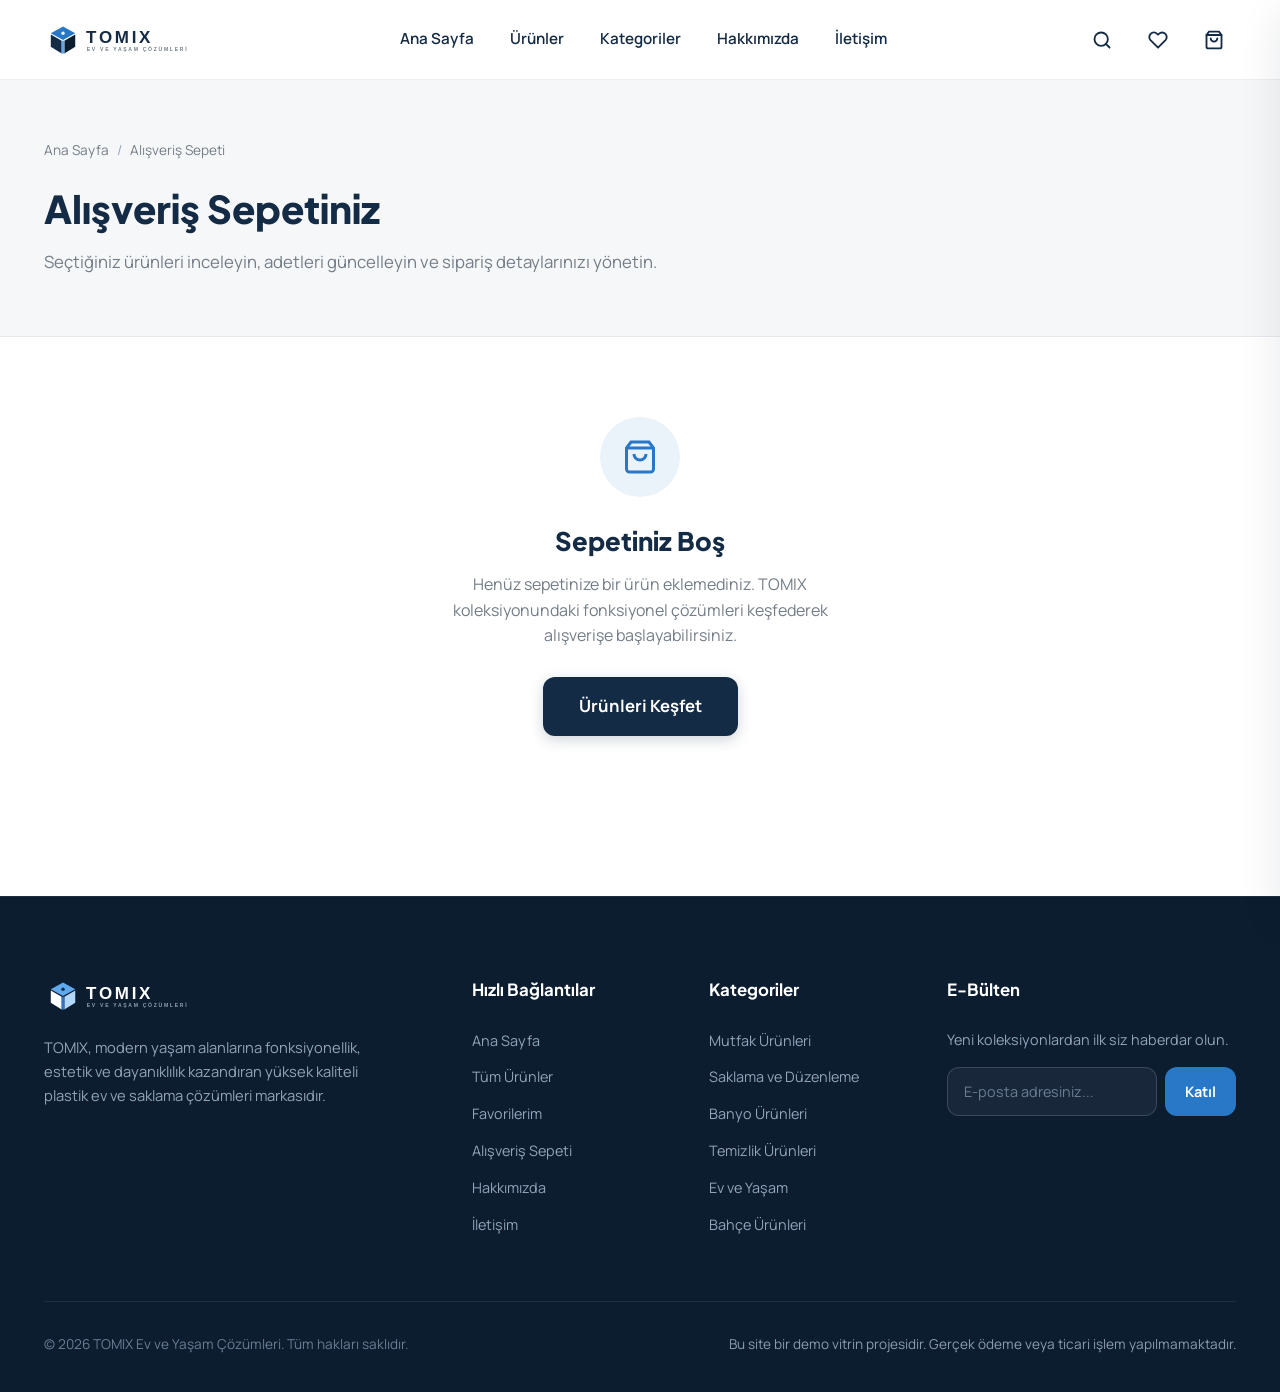
<file: TOMIX/cart.html>
<!DOCTYPE html>
<html lang="tr">
<head>
  <meta charset="UTF-8">
  <meta name="viewport" content="width=device-width, initial-scale=1.0">
  <title>Alışveriş Sepeti | TOMIX — Premium Ev ve Yaşam</title>
  <meta name="description" content="TOMIX alışveriş sepetiniz. Seçtiğiniz ürünleri inceleyin, adetleri güncelleyin.">
  <link rel="icon" type="image/svg+xml" href="assets/logo/favicon.svg">
  
  <link rel="stylesheet" href="css/style.css">
  <link rel="stylesheet" href="css/animations.css">
  <link rel="stylesheet" href="css/pages.css">
  <link rel="stylesheet" href="css/responsive.css">
</head>
<body data-page="cart">

  <!-- ==================== HEADER ==================== -->
  <header class="tomix-header">
    <div class="container header-container">
      <a href="index.html" class="header-logo-link" aria-label="TOMIX Ana Sayfa">
        <img src="assets/logo/tomix-logo.svg" alt="TOMIX Logo" class="header-logo-img">
      </a>

      <nav class="header-nav" aria-label="Ana Menü">
        <a href="index.html" class="nav-link">Ana Sayfa</a>
        <a href="products.html" class="nav-link">Ürünler</a>
        <a href="products.html?category=all" class="nav-link">Kategoriler</a>
        <a href="about.html" class="nav-link">Hakkımızda</a>
        <a href="contact.html" class="nav-link">İletişim</a>
      </nav>

      <div class="header-actions">
        <button type="button" class="header-icon-btn" data-open-search aria-label="Ürün Ara" title="Ürün Ara (/)">
          <svg width="20" height="20" viewBox="0 0 24 24" fill="none" stroke="currentColor" stroke-width="2.2" stroke-linecap="round" stroke-linejoin="round">
            <circle cx="11" cy="11" r="8"></circle>
            <line x1="21" y1="21" x2="16.65" y2="16.65"></line>
          </svg>
        </button>

        <a href="favorites.html" class="header-icon-btn" aria-label="Favorilerim" title="Favorilerim">
          <svg width="20" height="20" viewBox="0 0 24 24" fill="none" stroke="currentColor" stroke-width="2.2" stroke-linecap="round" stroke-linejoin="round">
            <path d="M20.84 4.61a5.5 5.5 0 0 0-7.78 0L12 5.67l-1.06-1.06a5.5 5.5 0 0 0-7.78 7.78l1.06 1.06L12 21.23l7.78-7.78 1.06-1.06a5.5 5.5 0 0 0 0-7.78z"></path>
          </svg>
          <span class="action-badge fav-counter-badge" style="display:none;">0</span>
        </a>

        <a href="cart.html" class="header-icon-btn" aria-label="Alışveriş Sepeti" title="Alışveriş Sepeti">
          <svg width="20" height="20" viewBox="0 0 24 24" fill="none" stroke="currentColor" stroke-width="2.2" stroke-linecap="round" stroke-linejoin="round">
            <path d="M6 2L3 6v14a2 2 0 0 0 2 2h14a2 2 0 0 0 2-2V6l-3-4z"></path>
            <line x1="3" y1="6" x2="21" y2="6"></line>
            <path d="M16 10a4 4 0 0 1-8 0"></path>
          </svg>
          <span class="action-badge cart-counter-badge" style="display:none;">0</span>
        </a>

        <button type="button" class="mobile-nav-toggle" id="mobile-nav-toggle" aria-label="Menüyü Aç/Kapat">
          <span></span>
          <span></span>
          <span></span>
        </button>
      </div>
    </div>
  </header>

  <!-- Mobile Drawer -->
  <div class="mobile-nav-backdrop" id="mobile-nav-backdrop"></div>
  <aside class="mobile-nav-drawer" id="mobile-nav-drawer" aria-label="Mobil Menü">
    <div class="mobile-drawer-header">
      <img src="assets/logo/tomix-logo.svg" alt="TOMIX" style="height: 32px;">
      <button type="button" class="mobile-drawer-close" id="mobile-nav-close" aria-label="Kapat">&times;</button>
    </div>
    <div class="mobile-nav-links">
      <a href="index.html" class="mobile-nav-link">Ana Sayfa</a>
      <a href="products.html" class="mobile-nav-link">Tüm Ürünler</a>
      <a href="products.html?category=mutfak" class="mobile-nav-link">Mutfak Ürünleri</a>
      <a href="products.html?category=saklama-duzenleme" class="mobile-nav-link">Saklama ve Düzenleme</a>
      <a href="products.html?category=banyo" class="mobile-nav-link">Banyo Ürünleri</a>
      <a href="products.html?category=temizlik" class="mobile-nav-link">Temizlik Ürünleri</a>
      <a href="products.html?category=ev-yasam" class="mobile-nav-link">Ev ve Yaşam</a>
      <a href="products.html?category=bahce" class="mobile-nav-link">Bahçe Ürünleri</a>
      <a href="about.html" class="mobile-nav-link">Hakkımızda</a>
      <a href="contact.html" class="mobile-nav-link">İletişim</a>
    </div>
  </aside>

  <!-- Page Header -->
  <section class="page-header-banner">
    <div class="container">
      <nav class="page-breadcrumb" aria-label="Sayfa Yolu">
        <a href="index.html">Ana Sayfa</a>
        <span class="breadcrumb-separator">/</span>
        <span>Alışveriş Sepeti</span>
      </nav>
      <h1 class="page-header-title">Alışveriş Sepetiniz</h1>
      <p class="page-header-desc">
        Seçtiğiniz ürünleri inceleyin, adetleri güncelleyin ve sipariş detaylarınızı yönetin.
      </p>
    </div>
  </section>

  <!-- Main Cart Layout -->
  <main class="container">
    <!-- Active Cart Items Grid -->
    <div class="cart-layout" id="cart-content-area">
      <!-- Items Table -->
      <div class="cart-table-wrapper">
        <table class="cart-table">
          <thead>
            <tr>
              <th>Ürün Bilgisi</th>
              <th class="desktop-only">Birim Fiyat</th>
              <th>Adet</th>
              <th>Toplam</th>
              <th></th>
            </tr>
          </thead>
          <tbody id="cart-items-tbody">
            <!-- Injected dynamically by main.js -->
          </tbody>
        </table>
      </div>

      <!-- Order Summary Card -->
      <aside class="cart-summary-box" id="cart-summary-box">
        <!-- Injected dynamically by main.js -->
      </aside>
    </div>

    <!-- Empty State -->
    <div class="empty-box-container" id="cart-empty-state" style="display:none;">
      <div class="empty-box-icon">
        <svg width="36" height="36" viewBox="0 0 24 24" fill="none" stroke="currentColor" stroke-width="2">
          <path d="M6 2L3 6v14a2 2 0 0 0 2 2h14a2 2 0 0 0 2-2V6l-3-4z"></path>
          <line x1="3" y1="6" x2="21" y2="6"></line>
          <path d="M16 10a4 4 0 0 1-8 0"></path>
        </svg>
      </div>
      <h2 class="empty-box-title">Sepetiniz Boş</h2>
      <p class="empty-box-desc">
        Henüz sepetinize bir ürün eklemediniz. TOMIX koleksiyonundaki fonksiyonel çözümleri keşfederek alışverişe başlayabilirsiniz.
      </p>
      <a href="products.html" class="btn btn-primary btn-lg">Ürünleri Keşfet</a>
    </div>
  </main>

  <!-- ==================== FOOTER ==================== -->
  <footer class="tomix-footer" style="margin-top: 80px;">
    <div class="container">
      <div class="footer-top">
        <div class="footer-brand">
          <a href="index.html">
            <img src="assets/logo/tomix-logo-white.svg" alt="TOMIX Logo" class="footer-logo-img">
          </a>
          <p class="footer-brand-desc">
            TOMIX, modern yaşam alanlarına fonksiyonellik, estetik ve dayanıklılık kazandıran yüksek kaliteli plastik ev ve saklama çözümleri markasıdır.
          </p>
        </div>
        <div>
          <h4 class="footer-col-title">Hızlı Bağlantılar</h4>
          <ul class="footer-links-list">
            <li><a href="index.html" class="footer-link">Ana Sayfa</a></li>
            <li><a href="products.html" class="footer-link">Tüm Ürünler</a></li>
            <li><a href="favorites.html" class="footer-link">Favorilerim</a></li>
            <li><a href="cart.html" class="footer-link">Alışveriş Sepeti</a></li>
            <li><a href="about.html" class="footer-link">Hakkımızda</a></li>
            <li><a href="contact.html" class="footer-link">İletişim</a></li>
          </ul>
        </div>
        <div>
          <h4 class="footer-col-title">Kategoriler</h4>
          <ul class="footer-links-list">
            <li><a href="products.html?category=mutfak" class="footer-link">Mutfak Ürünleri</a></li>
            <li><a href="products.html?category=saklama-duzenleme" class="footer-link">Saklama ve Düzenleme</a></li>
            <li><a href="products.html?category=banyo" class="footer-link">Banyo Ürünleri</a></li>
            <li><a href="products.html?category=temizlik" class="footer-link">Temizlik Ürünleri</a></li>
            <li><a href="products.html?category=ev-yasam" class="footer-link">Ev ve Yaşam</a></li>
            <li><a href="products.html?category=bahce" class="footer-link">Bahçe Ürünleri</a></li>
          </ul>
        </div>
        <div>
          <h4 class="footer-col-title">E-Bülten</h4>
          <p class="footer-newsletter-text">Yeni koleksiyonlardan ilk siz haberdar olun.</p>
          <form class="newsletter-form">
            <input type="email" placeholder="E-posta adresiniz..." required class="newsletter-input">
            <button type="submit" class="newsletter-submit-btn">Katıl</button>
          </form>
        </div>
      </div>
      <div class="footer-bottom">
        <p>&copy; 2026 TOMIX Ev ve Yaşam Çözümleri. Tüm hakları saklıdır.</p>
        <p class="footer-demo-disclaimer">Bu site bir demo vitrin projesidir. Gerçek ödeme veya ticari işlem yapılmamaktadır.</p>
      </div>
    </div>
  </footer>

  <script src="js/products.js"></script>
  <script src="js/cart.js"></script>
  <script src="js/favorites.js"></script>
  <script src="js/interactions.js"></script>
  <script src="js/main.js"></script>
</body>
</html>
</file>
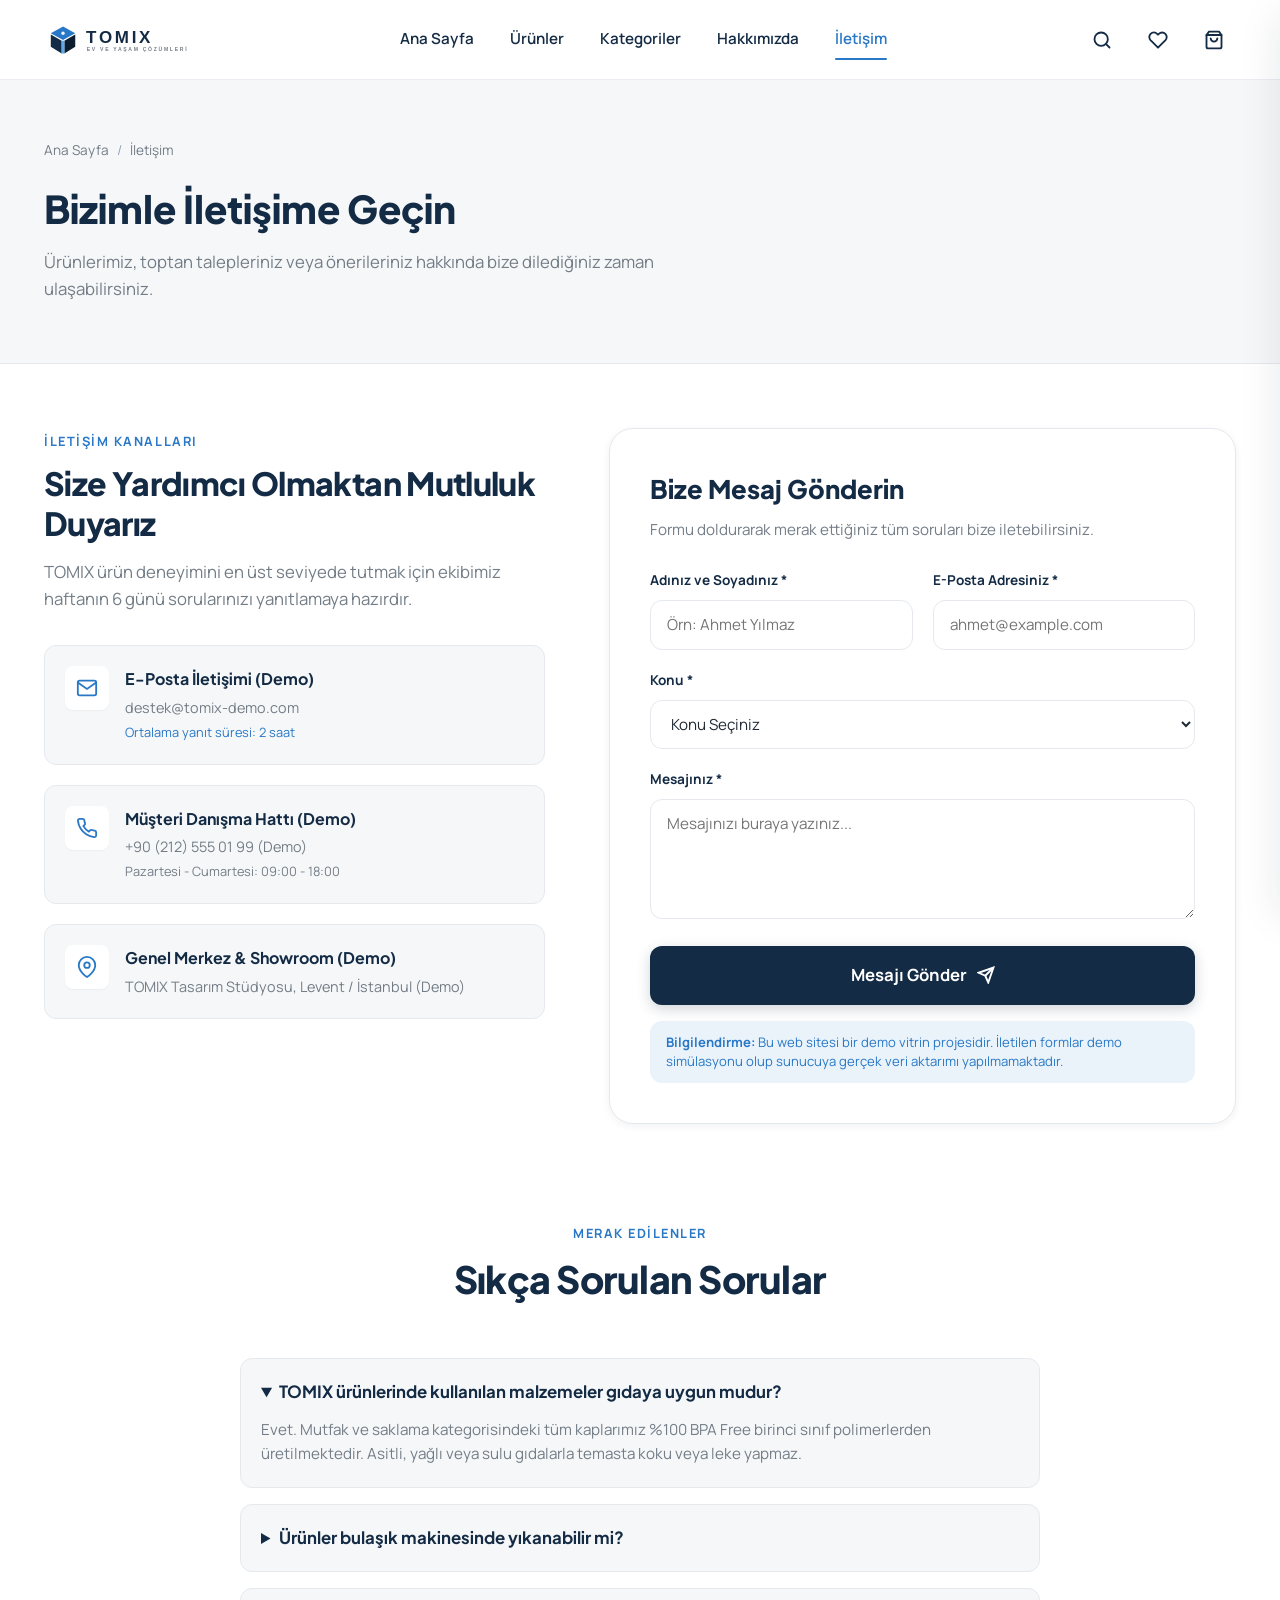
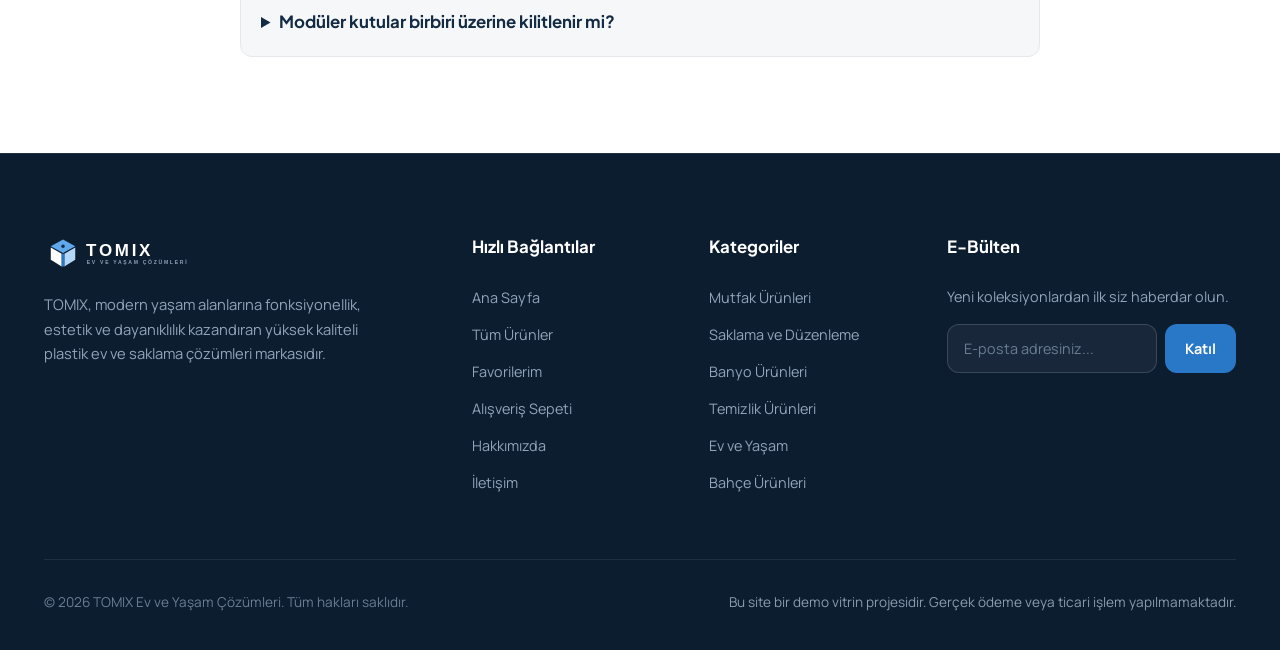
<file: TOMIX/contact.html>
<!DOCTYPE html>
<html lang="tr">
<head>
  <meta charset="UTF-8">
  <meta name="viewport" content="width=device-width, initial-scale=1.0">
  <title>İletişim | TOMIX — Premium Ev ve Yaşam</title>
  <meta name="description" content="TOMIX müşteri deneyimi ekibine ulaşın, soru, öneri ve taleplerinizi iletin.">
  <link rel="icon" type="image/svg+xml" href="assets/logo/favicon.svg">
  
  <link rel="stylesheet" href="css/style.css">
  <link rel="stylesheet" href="css/animations.css">
  <link rel="stylesheet" href="css/pages.css">
  <link rel="stylesheet" href="css/responsive.css">
</head>
<body data-page="contact">

  <!-- ==================== HEADER ==================== -->
  <header class="tomix-header">
    <div class="container header-container">
      <a href="index.html" class="header-logo-link" aria-label="TOMIX Ana Sayfa">
        <img src="assets/logo/tomix-logo.svg" alt="TOMIX Logo" class="header-logo-img">
      </a>

      <nav class="header-nav" aria-label="Ana Menü">
        <a href="index.html" class="nav-link">Ana Sayfa</a>
        <a href="products.html" class="nav-link">Ürünler</a>
        <a href="products.html?category=all" class="nav-link">Kategoriler</a>
        <a href="about.html" class="nav-link">Hakkımızda</a>
        <a href="contact.html" class="nav-link active">İletişim</a>
      </nav>

      <div class="header-actions">
        <button type="button" class="header-icon-btn" data-open-search aria-label="Ürün Ara" title="Ürün Ara (/)">
          <svg width="20" height="20" viewBox="0 0 24 24" fill="none" stroke="currentColor" stroke-width="2.2" stroke-linecap="round" stroke-linejoin="round">
            <circle cx="11" cy="11" r="8"></circle>
            <line x1="21" y1="21" x2="16.65" y2="16.65"></line>
          </svg>
        </button>

        <a href="favorites.html" class="header-icon-btn" aria-label="Favorilerim" title="Favorilerim">
          <svg width="20" height="20" viewBox="0 0 24 24" fill="none" stroke="currentColor" stroke-width="2.2" stroke-linecap="round" stroke-linejoin="round">
            <path d="M20.84 4.61a5.5 5.5 0 0 0-7.78 0L12 5.67l-1.06-1.06a5.5 5.5 0 0 0-7.78 7.78l1.06 1.06L12 21.23l7.78-7.78 1.06-1.06a5.5 5.5 0 0 0 0-7.78z"></path>
          </svg>
          <span class="action-badge fav-counter-badge" style="display:none;">0</span>
        </a>

        <a href="cart.html" class="header-icon-btn" aria-label="Alışveriş Sepeti" title="Alışveriş Sepeti">
          <svg width="20" height="20" viewBox="0 0 24 24" fill="none" stroke="currentColor" stroke-width="2.2" stroke-linecap="round" stroke-linejoin="round">
            <path d="M6 2L3 6v14a2 2 0 0 0 2 2h14a2 2 0 0 0 2-2V6l-3-4z"></path>
            <line x1="3" y1="6" x2="21" y2="6"></line>
            <path d="M16 10a4 4 0 0 1-8 0"></path>
          </svg>
          <span class="action-badge cart-counter-badge" style="display:none;">0</span>
        </a>

        <button type="button" class="mobile-nav-toggle" id="mobile-nav-toggle" aria-label="Menüyü Aç/Kapat">
          <span></span>
          <span></span>
          <span></span>
        </button>
      </div>
    </div>
  </header>

  <!-- Mobile Drawer -->
  <div class="mobile-nav-backdrop" id="mobile-nav-backdrop"></div>
  <aside class="mobile-nav-drawer" id="mobile-nav-drawer" aria-label="Mobil Menü">
    <div class="mobile-drawer-header">
      <img src="assets/logo/tomix-logo.svg" alt="TOMIX" style="height: 32px;">
      <button type="button" class="mobile-drawer-close" id="mobile-nav-close" aria-label="Kapat">&times;</button>
    </div>
    <div class="mobile-nav-links">
      <a href="index.html" class="mobile-nav-link">Ana Sayfa</a>
      <a href="products.html" class="mobile-nav-link">Tüm Ürünler</a>
      <a href="products.html?category=mutfak" class="mobile-nav-link">Mutfak Ürünleri</a>
      <a href="products.html?category=saklama-duzenleme" class="mobile-nav-link">Saklama ve Düzenleme</a>
      <a href="products.html?category=banyo" class="mobile-nav-link">Banyo Ürünleri</a>
      <a href="products.html?category=temizlik" class="mobile-nav-link">Temizlik Ürünleri</a>
      <a href="products.html?category=ev-yasam" class="mobile-nav-link">Ev ve Yaşam</a>
      <a href="products.html?category=bahce" class="mobile-nav-link">Bahçe Ürünleri</a>
      <a href="about.html" class="mobile-nav-link">Hakkımızda</a>
      <a href="contact.html" class="mobile-nav-link active">İletişim</a>
    </div>
  </aside>

  <!-- Page Banner -->
  <section class="page-header-banner">
    <div class="container">
      <nav class="page-breadcrumb" aria-label="Sayfa Yolu">
        <a href="index.html">Ana Sayfa</a>
        <span class="breadcrumb-separator">/</span>
        <span>İletişim</span>
      </nav>
      <h1 class="page-header-title">Bizimle İletişime Geçin</h1>
      <p class="page-header-desc">
        Ürünlerimiz, toptan talepleriniz veya önerileriniz hakkında bize dilediğiniz zaman ulaşabilirsiniz.
      </p>
    </div>
  </section>

  <!-- Main Contact Layout -->
  <main class="container">
    <div class="contact-layout">
      <!-- Left Side: Contact Information Cards -->
      <div class="contact-info-col">
        <span class="section-label">İLETİŞİM KANALLARI</span>
        <h2 class="section-title" style="text-align:left; font-size: 2rem;">Size Yardımcı Olmaktan Mutluluk Duyarız</h2>
        <p style="color:var(--color-text-muted); font-size:1.05rem; line-height: 1.6;">
          TOMIX ürün deneyimini en üst seviyede tutmak için ekibimiz haftanın 6 günü sorularınızı yanıtlamaya hazırdır.
        </p>

        <div class="contact-info-cards">
          <!-- Card 1 -->
          <div class="contact-card-item">
            <div class="contact-card-icon">
              <svg width="22" height="22" viewBox="0 0 24 24" fill="none" stroke="currentColor" stroke-width="2">
                <path d="M4 4h16c1.1 0 2 .9 2 2v12c0 1.1-.9 2-2 2H4c-1.1 0-2-.9-2-2V6c0-1.1.9-2 2-2z"></path>
                <polyline points="22,6 12,13 2,6"></polyline>
              </svg>
            </div>
            <div>
              <h4>E-Posta İletişimi (Demo)</h4>
              <p>destek@tomix-demo.com</p>
              <span style="font-size:0.8rem; color:var(--color-brand-blue);">Ortalama yanıt süresi: 2 saat</span>
            </div>
          </div>

          <!-- Card 2 -->
          <div class="contact-card-item">
            <div class="contact-card-icon">
              <svg width="22" height="22" viewBox="0 0 24 24" fill="none" stroke="currentColor" stroke-width="2">
                <path d="M22 16.92v3a2 2 0 0 1-2.18 2 19.79 19.79 0 0 1-8.63-3.07 19.5 19.5 0 0 1-6-6 19.79 19.79 0 0 1-3.07-8.67A2 2 0 0 1 4.11 2h3a2 2 0 0 1 2 1.72 12.84 12.84 0 0 0 .7 2.81 2 2 0 0 1-.45 2.11L8.09 9.91a16 16 0 0 0 6 6l1.27-1.27a2 2 0 0 1 2.11-.45 12.84 12.84 0 0 0 2.81.7A2 2 0 0 1 22 16.92z"></path>
              </svg>
            </div>
            <div>
              <h4>Müşteri Danışma Hattı (Demo)</h4>
              <p>+90 (212) 555 01 99 (Demo)</p>
              <span style="font-size:0.8rem; color:var(--color-text-muted);">Pazartesi - Cumartesi: 09:00 - 18:00</span>
            </div>
          </div>

          <!-- Card 3 -->
          <div class="contact-card-item">
            <div class="contact-card-icon">
              <svg width="22" height="22" viewBox="0 0 24 24" fill="none" stroke="currentColor" stroke-width="2">
                <path d="M21 10c0 7-9 13-9 13s-9-6-9-13a9 9 0 0 1 18 0z"></path>
                <circle cx="12" cy="10" r="3"></circle>
              </svg>
            </div>
            <div>
              <h4>Genel Merkez & Showroom (Demo)</h4>
              <p>TOMIX Tasarım Stüdyosu, Levent / İstanbul (Demo)</p>
            </div>
          </div>
        </div>
      </div>

      <!-- Right Side: Contact Form -->
      <div class="contact-form-card">
        <h3 class="contact-form-title">Bize Mesaj Gönderin</h3>
        <p class="contact-form-desc">Formu doldurarak merak ettiğiniz tüm soruları bize iletebilirsiniz.</p>

        <form id="contact-form">
          <div class="form-row">
            <div class="form-group">
              <label class="form-label" for="contact-name">Adınız ve Soyadınız *</label>
              <input type="text" id="contact-name" class="form-input" placeholder="Örn: Ahmet Yılmaz" required>
            </div>
            <div class="form-group">
              <label class="form-label" for="contact-email">E-Posta Adresiniz *</label>
              <input type="email" id="contact-email" class="form-input" placeholder="ahmet@example.com" required>
            </div>
          </div>

          <div class="form-group">
            <label class="form-label" for="contact-subject">Konu *</label>
            <select id="contact-subject" class="form-select" required>
              <option value="">Konu Seçiniz</option>
              <option value="ürün">Ürünler ve Stok Bilgisi</option>
              <option value="toptan">Toptan Satış ve Bayilik</option>
              <option value="öneri">Tasarım Önerisi ve Geri Bildirim</option>
              <option value="diğer">Diğer Konular</option>
            </select>
          </div>

          <div class="form-group">
            <label class="form-label" for="contact-message">Mesajınız *</label>
            <textarea id="contact-message" class="form-textarea" placeholder="Mesajınızı buraya yazınız..." required></textarea>
          </div>

          <button type="submit" class="btn btn-primary btn-block btn-lg">
            <span>Mesajı Gönder</span>
            <svg width="18" height="18" viewBox="0 0 24 24" fill="none" stroke="currentColor" stroke-width="2.5"><line x1="22" y1="2" x2="11" y2="13"></line><polygon points="22 2 15 22 11 13 2 9 22 2"></polygon></svg>
          </button>

          <div class="form-demo-note">
            <strong>Bilgilendirme:</strong> Bu web sitesi bir demo vitrin projesidir. İletilen formlar demo simülasyonu olup sunucuya gerçek veri aktarımı yapılmamaktadır.
          </div>
        </form>
      </div>
    </div>

    <!-- FAQ Accordion Section -->
    <section class="section-padding" style="padding-top: 0;">
      <div class="section-header">
        <span class="section-label">MERAK EDİLENLER</span>
        <h2 class="section-title">Sıkça Sorulan Sorular</h2>
      </div>

      <div style="max-width: 800px; margin: 0 auto; display:flex; flex-direction:column; gap:16px;">
        <details style="background:var(--color-soft-bg); border-radius:var(--radius-md); padding:20px; border:1px solid var(--color-border);" open>
          <summary style="font-family:var(--font-family-heading); font-weight:700; color:var(--color-primary); cursor:pointer; font-size:1.05rem;">
            TOMIX ürünlerinde kullanılan malzemeler gıdaya uygun mudur?
          </summary>
          <p style="margin-top:12px; color:var(--color-text-muted); font-size:0.95rem; line-height:1.6;">
            Evet. Mutfak ve saklama kategorisindeki tüm kaplarımız %100 BPA Free birinci sınıf polimerlerden üretilmektedir. Asitli, yağlı veya sulu gıdalarla temasta koku veya leke yapmaz.
          </p>
        </details>

        <details style="background:var(--color-soft-bg); border-radius:var(--radius-md); padding:20px; border:1px solid var(--color-border);">
          <summary style="font-family:var(--font-family-heading); font-weight:700; color:var(--color-primary); cursor:pointer; font-size:1.05rem;">
            Ürünler bulaşık makinesinde yıkanabilir mi?
          </summary>
          <p style="margin-top:12px; color:var(--color-text-muted); font-size:0.95rem; line-height:1.6;">
            Gövde parçalarının tamamı 85°C'ye kadar bulaşık makinesinin üst rafında güvenle yıkanabilir. Vakumlu silikon contalı kapakların uzun ömürlü sızdırmazlığı için elde ılık suyla yıkanması tavsiye edilir.
          </p>
        </details>

        <details style="background:var(--color-soft-bg); border-radius:var(--radius-md); padding:20px; border:1px solid var(--color-border);">
          <summary style="font-family:var(--font-family-heading); font-weight:700; color:var(--color-primary); cursor:pointer; font-size:1.05rem;">
            Modüler kutular birbiri üzerine kilitlenir mi?
          </summary>
          <p style="margin-top:12px; color:var(--color-text-muted); font-size:0.95rem; line-height:1.6;">
            Evet, TOMIX Modüler Akrilik ve Kiler serilerimiz özel taban-kapak girintileri sayesinde üst üste dizildiğinde kayma veya devrilme yapmadan tam kenetlenir.
          </p>
        </details>
      </div>
    </section>
  </main>

  <!-- ==================== FOOTER ==================== -->
  <footer class="tomix-footer">
    <div class="container">
      <div class="footer-top">
        <div class="footer-brand">
          <a href="index.html">
            <img src="assets/logo/tomix-logo-white.svg" alt="TOMIX Logo" class="footer-logo-img">
          </a>
          <p class="footer-brand-desc">
            TOMIX, modern yaşam alanlarına fonksiyonellik, estetik ve dayanıklılık kazandıran yüksek kaliteli plastik ev ve saklama çözümleri markasıdır.
          </p>
        </div>
        <div>
          <h4 class="footer-col-title">Hızlı Bağlantılar</h4>
          <ul class="footer-links-list">
            <li><a href="index.html" class="footer-link">Ana Sayfa</a></li>
            <li><a href="products.html" class="footer-link">Tüm Ürünler</a></li>
            <li><a href="favorites.html" class="footer-link">Favorilerim</a></li>
            <li><a href="cart.html" class="footer-link">Alışveriş Sepeti</a></li>
            <li><a href="about.html" class="footer-link">Hakkımızda</a></li>
            <li><a href="contact.html" class="footer-link">İletişim</a></li>
          </ul>
        </div>
        <div>
          <h4 class="footer-col-title">Kategoriler</h4>
          <ul class="footer-links-list">
            <li><a href="products.html?category=mutfak" class="footer-link">Mutfak Ürünleri</a></li>
            <li><a href="products.html?category=saklama-duzenleme" class="footer-link">Saklama ve Düzenleme</a></li>
            <li><a href="products.html?category=banyo" class="footer-link">Banyo Ürünleri</a></li>
            <li><a href="products.html?category=temizlik" class="footer-link">Temizlik Ürünleri</a></li>
            <li><a href="products.html?category=ev-yasam" class="footer-link">Ev ve Yaşam</a></li>
            <li><a href="products.html?category=bahce" class="footer-link">Bahçe Ürünleri</a></li>
          </ul>
        </div>
        <div>
          <h4 class="footer-col-title">E-Bülten</h4>
          <p class="footer-newsletter-text">Yeni koleksiyonlardan ilk siz haberdar olun.</p>
          <form class="newsletter-form">
            <input type="email" placeholder="E-posta adresiniz..." required class="newsletter-input">
            <button type="submit" class="newsletter-submit-btn">Katıl</button>
          </form>
        </div>
      </div>
      <div class="footer-bottom">
        <p>&copy; 2026 TOMIX Ev ve Yaşam Çözümleri. Tüm hakları saklıdır.</p>
        <p class="footer-demo-disclaimer">Bu site bir demo vitrin projesidir. Gerçek ödeme veya ticari işlem yapılmamaktadır.</p>
      </div>
    </div>
  </footer>

  <script src="js/products.js"></script>
  <script src="js/cart.js"></script>
  <script src="js/favorites.js"></script>
  <script src="js/interactions.js"></script>
  <script src="js/main.js"></script>
</body>
</html>
</file>
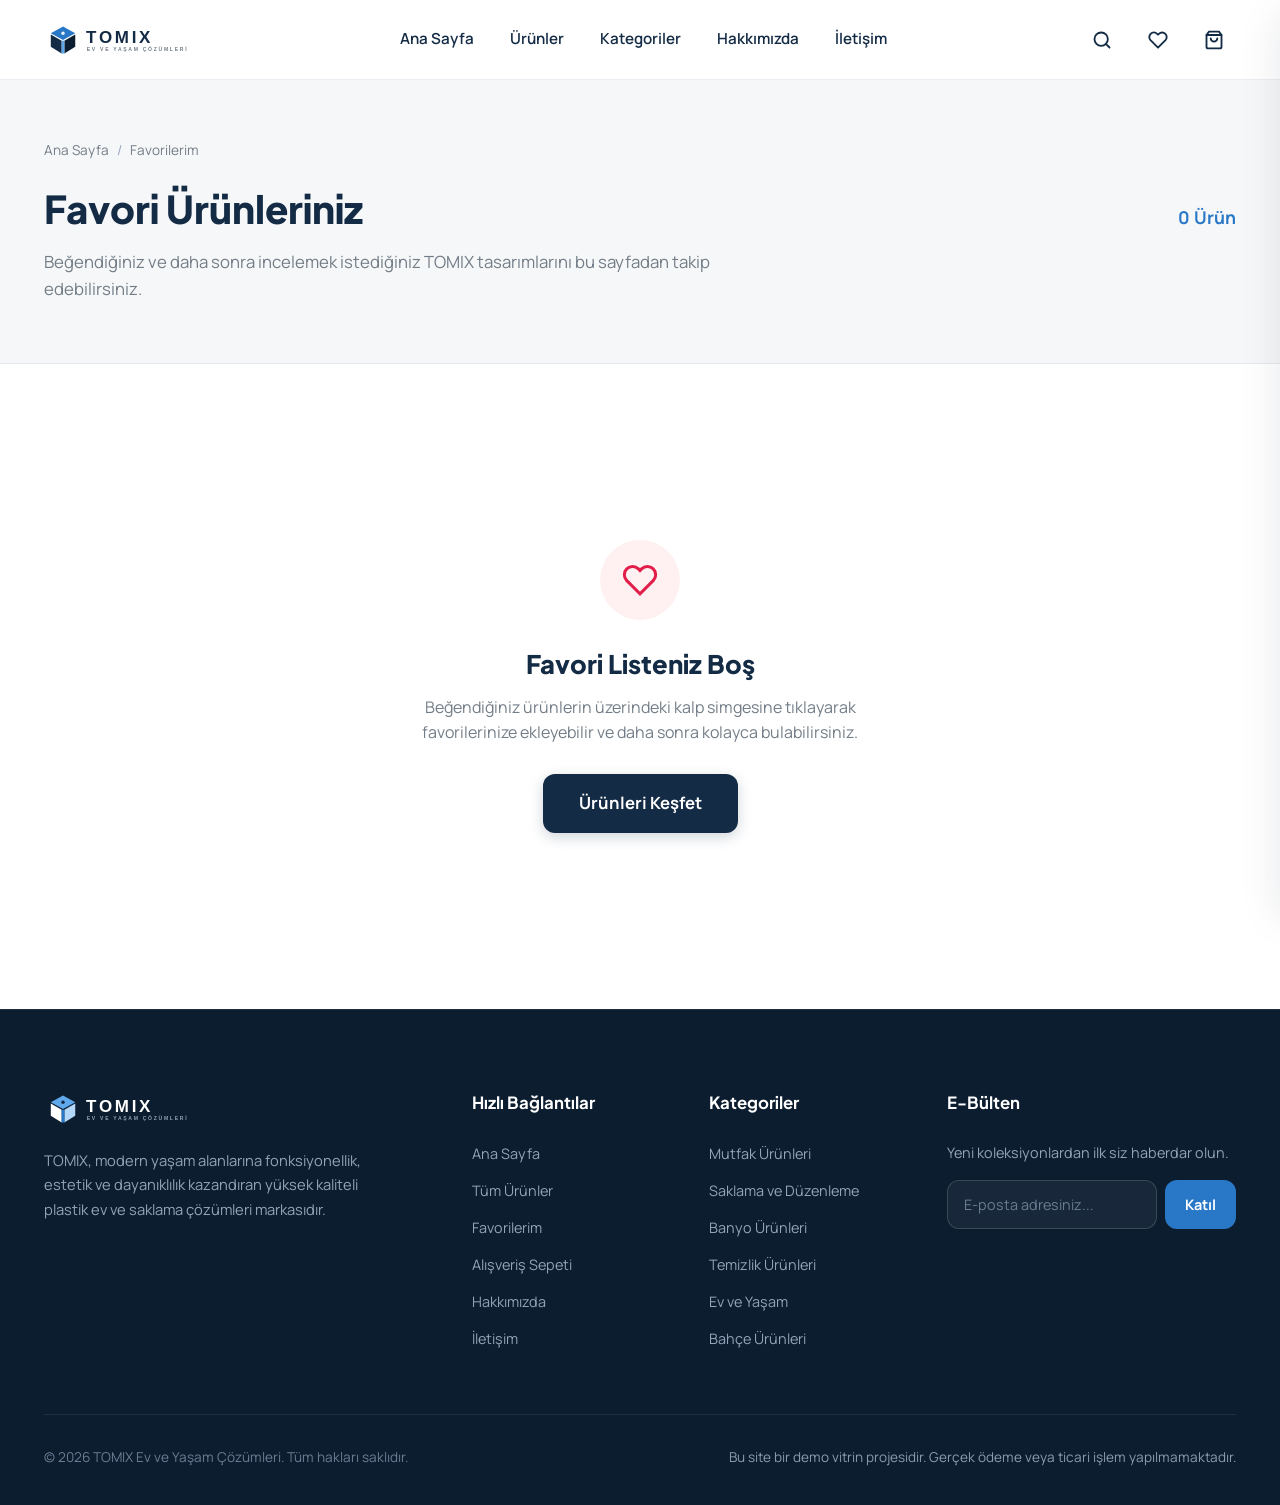
<file: TOMIX/favorites.html>
<!DOCTYPE html>
<html lang="tr">
<head>
  <meta charset="UTF-8">
  <meta name="viewport" content="width=device-width, initial-scale=1.0">
  <title>Favorilerim | TOMIX — Premium Ev ve Yaşam</title>
  <meta name="description" content="TOMIX favori listeniz. Beğendiğiniz ürünleri bir arada görün ve dilediğiniz zaman sepetinize ekleyin.">
  <link rel="icon" type="image/svg+xml" href="assets/logo/favicon.svg">
  
  <link rel="stylesheet" href="css/style.css">
  <link rel="stylesheet" href="css/animations.css">
  <link rel="stylesheet" href="css/pages.css">
  <link rel="stylesheet" href="css/responsive.css">
</head>
<body data-page="favorites">

  <!-- ==================== HEADER ==================== -->
  <header class="tomix-header">
    <div class="container header-container">
      <a href="index.html" class="header-logo-link" aria-label="TOMIX Ana Sayfa">
        <img src="assets/logo/tomix-logo.svg" alt="TOMIX Logo" class="header-logo-img">
      </a>

      <nav class="header-nav" aria-label="Ana Menü">
        <a href="index.html" class="nav-link">Ana Sayfa</a>
        <a href="products.html" class="nav-link">Ürünler</a>
        <a href="products.html?category=all" class="nav-link">Kategoriler</a>
        <a href="about.html" class="nav-link">Hakkımızda</a>
        <a href="contact.html" class="nav-link">İletişim</a>
      </nav>

      <div class="header-actions">
        <button type="button" class="header-icon-btn" data-open-search aria-label="Ürün Ara" title="Ürün Ara (/)">
          <svg width="20" height="20" viewBox="0 0 24 24" fill="none" stroke="currentColor" stroke-width="2.2" stroke-linecap="round" stroke-linejoin="round">
            <circle cx="11" cy="11" r="8"></circle>
            <line x1="21" y1="21" x2="16.65" y2="16.65"></line>
          </svg>
        </button>

        <a href="favorites.html" class="header-icon-btn" aria-label="Favorilerim" title="Favorilerim">
          <svg width="20" height="20" viewBox="0 0 24 24" fill="none" stroke="currentColor" stroke-width="2.2" stroke-linecap="round" stroke-linejoin="round">
            <path d="M20.84 4.61a5.5 5.5 0 0 0-7.78 0L12 5.67l-1.06-1.06a5.5 5.5 0 0 0-7.78 7.78l1.06 1.06L12 21.23l7.78-7.78 1.06-1.06a5.5 5.5 0 0 0 0-7.78z"></path>
          </svg>
          <span class="action-badge fav-counter-badge" style="display:none;">0</span>
        </a>

        <a href="cart.html" class="header-icon-btn" aria-label="Alışveriş Sepeti" title="Alışveriş Sepeti">
          <svg width="20" height="20" viewBox="0 0 24 24" fill="none" stroke="currentColor" stroke-width="2.2" stroke-linecap="round" stroke-linejoin="round">
            <path d="M6 2L3 6v14a2 2 0 0 0 2 2h14a2 2 0 0 0 2-2V6l-3-4z"></path>
            <line x1="3" y1="6" x2="21" y2="6"></line>
            <path d="M16 10a4 4 0 0 1-8 0"></path>
          </svg>
          <span class="action-badge cart-counter-badge" style="display:none;">0</span>
        </a>

        <button type="button" class="mobile-nav-toggle" id="mobile-nav-toggle" aria-label="Menüyü Aç/Kapat">
          <span></span>
          <span></span>
          <span></span>
        </button>
      </div>
    </div>
  </header>

  <!-- Mobile Drawer -->
  <div class="mobile-nav-backdrop" id="mobile-nav-backdrop"></div>
  <aside class="mobile-nav-drawer" id="mobile-nav-drawer" aria-label="Mobil Menü">
    <div class="mobile-drawer-header">
      <img src="assets/logo/tomix-logo.svg" alt="TOMIX" style="height: 32px;">
      <button type="button" class="mobile-drawer-close" id="mobile-nav-close" aria-label="Kapat">&times;</button>
    </div>
    <div class="mobile-nav-links">
      <a href="index.html" class="mobile-nav-link">Ana Sayfa</a>
      <a href="products.html" class="mobile-nav-link">Tüm Ürünler</a>
      <a href="products.html?category=mutfak" class="mobile-nav-link">Mutfak Ürünleri</a>
      <a href="products.html?category=saklama-duzenleme" class="mobile-nav-link">Saklama ve Düzenleme</a>
      <a href="products.html?category=banyo" class="mobile-nav-link">Banyo Ürünleri</a>
      <a href="products.html?category=temizlik" class="mobile-nav-link">Temizlik Ürünleri</a>
      <a href="products.html?category=ev-yasam" class="mobile-nav-link">Ev ve Yaşam</a>
      <a href="products.html?category=bahce" class="mobile-nav-link">Bahçe Ürünleri</a>
      <a href="about.html" class="mobile-nav-link">Hakkımızda</a>
      <a href="contact.html" class="mobile-nav-link">İletişim</a>
    </div>
  </aside>

  <!-- Page Banner -->
  <section class="page-header-banner">
    <div class="container">
      <nav class="page-breadcrumb" aria-label="Sayfa Yolu">
        <a href="index.html">Ana Sayfa</a>
        <span class="breadcrumb-separator">/</span>
        <span>Favorilerim</span>
      </nav>
      <div style="display: flex; align-items: baseline; justify-content: space-between; flex-wrap: wrap; gap: 12px;">
        <h1 class="page-header-title">Favori Ürünleriniz</h1>
        <span id="favorites-count-label" style="font-size: 1.1rem; font-weight: 700; color: var(--color-brand-blue);">0 Ürün</span>
      </div>
      <p class="page-header-desc">
        Beğendiğiniz ve daha sonra incelemek istediğiniz TOMIX tasarımlarını bu sayfadan takip edebilirsiniz.
      </p>
    </div>
  </section>

  <!-- Favorites Content -->
  <main class="container section-padding">
    <!-- Active Favorites Grid -->
    <div class="products-grid-4" id="favorites-products-grid">
      <!-- Injected dynamically by main.js -->
    </div>

    <!-- Empty State -->
    <div class="empty-box-container" id="favorites-empty-state" style="display:none;">
      <div class="empty-box-icon" style="background-color: #FFF1F2; color: #E11D48;">
        <svg width="36" height="36" viewBox="0 0 24 24" fill="none" stroke="currentColor" stroke-width="2">
          <path d="M20.84 4.61a5.5 5.5 0 0 0-7.78 0L12 5.67l-1.06-1.06a5.5 5.5 0 0 0-7.78 7.78l1.06 1.06L12 21.23l7.78-7.78 1.06-1.06a5.5 5.5 0 0 0 0-7.78z"></path>
        </svg>
      </div>
      <h2 class="empty-box-title">Favori Listeniz Boş</h2>
      <p class="empty-box-desc">
        Beğendiğiniz ürünlerin üzerindeki kalp simgesine tıklayarak favorilerinize ekleyebilir ve daha sonra kolayca bulabilirsiniz.
      </p>
      <a href="products.html" class="btn btn-primary btn-lg">Ürünleri Keşfet</a>
    </div>
  </main>

  <!-- ==================== FOOTER ==================== -->
  <footer class="tomix-footer">
    <div class="container">
      <div class="footer-top">
        <div class="footer-brand">
          <a href="index.html">
            <img src="assets/logo/tomix-logo-white.svg" alt="TOMIX Logo" class="footer-logo-img">
          </a>
          <p class="footer-brand-desc">
            TOMIX, modern yaşam alanlarına fonksiyonellik, estetik ve dayanıklılık kazandıran yüksek kaliteli plastik ev ve saklama çözümleri markasıdır.
          </p>
        </div>
        <div>
          <h4 class="footer-col-title">Hızlı Bağlantılar</h4>
          <ul class="footer-links-list">
            <li><a href="index.html" class="footer-link">Ana Sayfa</a></li>
            <li><a href="products.html" class="footer-link">Tüm Ürünler</a></li>
            <li><a href="favorites.html" class="footer-link">Favorilerim</a></li>
            <li><a href="cart.html" class="footer-link">Alışveriş Sepeti</a></li>
            <li><a href="about.html" class="footer-link">Hakkımızda</a></li>
            <li><a href="contact.html" class="footer-link">İletişim</a></li>
          </ul>
        </div>
        <div>
          <h4 class="footer-col-title">Kategoriler</h4>
          <ul class="footer-links-list">
            <li><a href="products.html?category=mutfak" class="footer-link">Mutfak Ürünleri</a></li>
            <li><a href="products.html?category=saklama-duzenleme" class="footer-link">Saklama ve Düzenleme</a></li>
            <li><a href="products.html?category=banyo" class="footer-link">Banyo Ürünleri</a></li>
            <li><a href="products.html?category=temizlik" class="footer-link">Temizlik Ürünleri</a></li>
            <li><a href="products.html?category=ev-yasam" class="footer-link">Ev ve Yaşam</a></li>
            <li><a href="products.html?category=bahce" class="footer-link">Bahçe Ürünleri</a></li>
          </ul>
        </div>
        <div>
          <h4 class="footer-col-title">E-Bülten</h4>
          <p class="footer-newsletter-text">Yeni koleksiyonlardan ilk siz haberdar olun.</p>
          <form class="newsletter-form">
            <input type="email" placeholder="E-posta adresiniz..." required class="newsletter-input">
            <button type="submit" class="newsletter-submit-btn">Katıl</button>
          </form>
        </div>
      </div>
      <div class="footer-bottom">
        <p>&copy; 2026 TOMIX Ev ve Yaşam Çözümleri. Tüm hakları saklıdır.</p>
        <p class="footer-demo-disclaimer">Bu site bir demo vitrin projesidir. Gerçek ödeme veya ticari işlem yapılmamaktadır.</p>
      </div>
    </div>
  </footer>

  <script src="js/products.js"></script>
  <script src="js/cart.js"></script>
  <script src="js/favorites.js"></script>
  <script src="js/interactions.js"></script>
  <script src="js/main.js"></script>
</body>
</html>
</file>
<file: TOMIX/css/style.css>
/* ==========================================================================
   TOMIX - PREMIUM E-COMMERCE DESIGN SYSTEM
   Base Styles, Design Tokens, Header, Footer & Global Components
   ========================================================================== */

@import url('https://fonts.googleapis.com/css2?family=Manrope:wght@300;400;500;600;700;800&family=Plus+Jakarta+Sans:wght@400;500;600;700;800&display=swap');

:root {
  /* Brand Color Palette */
  --color-primary: #142B45;
  --color-primary-rgb: 20, 43, 69;
  --color-deep-navy: #0C1D30;
  --color-brand-blue: #2878C7;
  --color-brand-blue-hover: #1e64a8;
  --color-light-blue: #EAF3FA;
  --color-ice-blue: #F0F6FC;
  --color-accent-blue: #5FA8EC;

  /* Neutrals & Surfaces */
  --color-white: #FFFFFF;
  --color-soft-bg: #F6F7F8;
  --color-surface: #FFFFFF;
  --color-surface-subtle: #F9FAFB;
  --color-border: #E5E9EE;
  --color-border-hover: #CBD5E1;

  /* Typography Colors */
  --color-text-main: #202A35;
  --color-text-muted: #737D87;
  --color-text-light: #94A3B8;

  /* Functional Accents */
  --color-success: #16A34A;
  --color-warning: #F59E0B;
  --color-danger: #E11D48;
  --color-discount: #DC2626;

  /* Typography Tokens */
  --font-family-base: 'Manrope', -apple-system, BlinkMacSystemFont, "Segoe UI", Roboto, sans-serif;
  --font-family-heading: 'Plus Jakarta Sans', 'Manrope', sans-serif;

  /* Elevation Shadows */
  --shadow-xs: 0 1px 2px rgba(12, 29, 48, 0.04);
  --shadow-sm: 0 2px 8px rgba(12, 29, 48, 0.06);
  --shadow-md: 0 8px 24px rgba(12, 29, 48, 0.08);
  --shadow-lg: 0 16px 40px rgba(12, 29, 48, 0.10);
  --shadow-card-hover: 0 20px 40px -10px rgba(20, 43, 69, 0.12);
  --shadow-float: 0 24px 60px -12px rgba(12, 29, 48, 0.18);

  /* Border Radius */
  --radius-xs: 4px;
  --radius-sm: 8px;
  --radius-md: 12px;
  --radius-lg: 18px;
  --radius-xl: 24px;
  --radius-pill: 9999px;

  /* Transitions */
  --transition-fast: 0.18s cubic-bezier(0.16, 1, 0.3, 1);
  --transition-base: 0.28s cubic-bezier(0.16, 1, 0.3, 1);
  --transition-smooth: 0.45s cubic-bezier(0.16, 1, 0.3, 1);

  /* Layout Containers */
  --container-max-width: 1320px;
  --container-padding: 24px;
  --header-height: 80px;
}

/* ==========================================================================
   CSS Reset & Base Rules
   ========================================================================== */

*, *::before, *::after {
  box-sizing: border-box;
  margin: 0;
  padding: 0;
}

html {
  font-size: 16px;
  scroll-behavior: smooth;
  -webkit-font-smoothing: antialiased;
  -moz-osx-font-smoothing: grayscale;
}

body {
  font-family: var(--font-family-base);
  font-size: 0.975rem;
  line-height: 1.6;
  color: var(--color-text-main);
  background-color: var(--color-white);
  overflow-x: hidden;
}

body.mobile-drawer-open,
body.search-modal-open {
  overflow: hidden;
}

img, picture, svg {
  display: block;
  max-width: 100%;
}

a {
  color: inherit;
  text-decoration: none;
  transition: color var(--transition-fast);
}

button, input, select, textarea {
  font: inherit;
  color: inherit;
}

button {
  cursor: pointer;
  border: none;
  background: none;
}

ul, ol {
  list-style: none;
}

/* Layout Utilities */
.container {
  width: 100%;
  max-width: var(--container-max-width);
  margin-left: auto;
  margin-right: auto;
  padding-left: var(--container-padding);
  padding-right: var(--container-padding);
}

.section-padding {
  padding-top: 96px;
  padding-bottom: 96px;
}

.section-header {
  text-align: center;
  max-width: 720px;
  margin: 0 auto 56px auto;
}

.section-label {
  display: inline-block;
  font-size: 0.8rem;
  font-weight: 700;
  letter-spacing: 0.12em;
  text-transform: uppercase;
  color: var(--color-brand-blue);
  margin-bottom: 12px;
}

.section-title {
  font-family: var(--font-family-heading);
  font-size: 2.35rem;
  font-weight: 800;
  color: var(--color-primary);
  line-height: 1.25;
  letter-spacing: -0.02em;
  margin-bottom: 16px;
}

.section-subtitle {
  font-size: 1.1rem;
  color: var(--color-text-muted);
  font-weight: 400;
  line-height: 1.65;
}

/* ==========================================================================
   Header & Sticky Navigation
   ========================================================================== */

.tomix-header {
  position: sticky;
  top: 0;
  left: 0;
  width: 100%;
  height: var(--header-height);
  background-color: rgba(255, 255, 255, 0.94);
  backdrop-filter: blur(14px);
  -webkit-backdrop-filter: blur(14px);
  z-index: 100;
  border-bottom: 1px solid rgba(229, 233, 238, 0.8);
  transition: all var(--transition-base);
}

.tomix-header.scrolled {
  height: 72px;
  background-color: rgba(255, 255, 255, 0.98);
  box-shadow: 0 4px 20px rgba(12, 29, 48, 0.07);
}

.header-container {
  display: flex;
  align-items: center;
  justify-content: space-between;
  height: 100%;
}

.header-logo-link {
  display: flex;
  align-items: center;
  gap: 12px;
  z-index: 102;
}

.header-logo-img {
  height: 38px;
  width: auto;
  transition: transform var(--transition-fast);
}

.header-logo-link:hover .header-logo-img {
  transform: scale(1.02);
}

/* Nav Menu */
.header-nav {
  display: flex;
  align-items: center;
  gap: 36px;
}

.nav-link {
  position: relative;
  font-size: 0.95rem;
  font-weight: 600;
  color: var(--color-primary);
  padding: 8px 0;
  transition: color var(--transition-fast);
}

.nav-link::after {
  content: '';
  position: absolute;
  bottom: 0;
  left: 0;
  width: 0;
  height: 2px;
  background-color: var(--color-brand-blue);
  border-radius: var(--radius-pill);
  transition: width var(--transition-base);
}

.nav-link:hover,
.nav-link.active {
  color: var(--color-brand-blue);
}

.nav-link:hover::after,
.nav-link.active::after {
  width: 100%;
}

/* Header Actions */
.header-actions {
  display: flex;
  align-items: center;
  gap: 12px;
}

.header-icon-btn {
  position: relative;
  display: flex;
  align-items: center;
  justify-content: center;
  width: 44px;
  height: 44px;
  border-radius: var(--radius-md);
  color: var(--color-primary);
  background-color: var(--color-white);
  border: 1px solid transparent;
  transition: all var(--transition-fast);
}

.header-icon-btn:hover {
  background-color: var(--color-light-blue);
  color: var(--color-brand-blue);
  border-color: rgba(40, 120, 199, 0.15);
}

.action-badge {
  position: absolute;
  top: 4px;
  right: 4px;
  min-width: 18px;
  height: 18px;
  padding: 0 4px;
  border-radius: var(--radius-pill);
  background-color: var(--color-brand-blue);
  color: var(--color-white);
  font-size: 0.68rem;
  font-weight: 700;
  display: flex;
  align-items: center;
  justify-content: center;
  box-shadow: 0 2px 4px rgba(40, 120, 199, 0.4);
  transition: transform var(--transition-fast);
}

.header-icon-btn:hover .action-badge {
  transform: scale(1.1);
}

/* Mobile Toggle Hamburger */
.mobile-nav-toggle {
  display: none;
  flex-direction: column;
  justify-content: center;
  align-items: center;
  width: 44px;
  height: 44px;
  border-radius: var(--radius-md);
  gap: 5px;
  z-index: 102;
}

.mobile-nav-toggle span {
  display: block;
  width: 22px;
  height: 2px;
  background-color: var(--color-primary);
  border-radius: var(--radius-pill);
  transition: all var(--transition-base);
}

.mobile-nav-toggle.open span:nth-child(1) {
  transform: translateY(7px) rotate(45deg);
}

.mobile-nav-toggle.open span:nth-child(2) {
  opacity: 0;
  transform: scaleX(0);
}

.mobile-nav-toggle.open span:nth-child(3) {
  transform: translateY(-7px) rotate(-45deg);
}

/* ==========================================================================
   Mobile Navigation Drawer
   ========================================================================== */

.mobile-nav-backdrop {
  position: fixed;
  inset: 0;
  background-color: rgba(12, 29, 48, 0.5);
  backdrop-filter: blur(4px);
  z-index: 998;
  opacity: 0;
  visibility: hidden;
  transition: all var(--transition-base);
}

.mobile-nav-backdrop.active {
  opacity: 1;
  visibility: visible;
}

.mobile-nav-drawer {
  position: fixed;
  top: 0;
  right: -320px;
  width: 320px;
  max-width: 85vw;
  height: 100vh;
  background-color: var(--color-white);
  z-index: 999;
  padding: 24px;
  display: flex;
  flex-direction: column;
  box-shadow: var(--shadow-lg);
  transition: transform var(--transition-smooth);
}

.mobile-nav-drawer.active {
  transform: translateX(-320px);
}

.mobile-drawer-header {
  display: flex;
  align-items: center;
  justify-content: space-between;
  margin-bottom: 32px;
  padding-bottom: 16px;
  border-bottom: 1px solid var(--color-border);
}

.mobile-drawer-close {
  width: 36px;
  height: 36px;
  display: flex;
  align-items: center;
  justify-content: center;
  border-radius: var(--radius-sm);
  color: var(--color-text-muted);
}

.mobile-nav-links {
  display: flex;
  flex-direction: column;
  gap: 16px;
  margin-bottom: auto;
}

.mobile-nav-link {
  font-size: 1.15rem;
  font-weight: 700;
  color: var(--color-primary);
  padding: 8px 0;
  display: flex;
  align-items: center;
  justify-content: space-between;
}

.mobile-nav-link.active {
  color: var(--color-brand-blue);
}

.mobile-drawer-footer {
  padding-top: 24px;
  border-top: 1px solid var(--color-border);
}

.mobile-contact-pill {
  font-size: 0.85rem;
  color: var(--color-text-muted);
  line-height: 1.5;
}

/* ==========================================================================
   Product Card Component
   ========================================================================== */

.product-card {
  position: relative;
  background-color: var(--color-white);
  border-radius: var(--radius-lg);
  border: 1px solid var(--color-border);
  display: flex;
  flex-direction: column;
  overflow: hidden;
  transition: all var(--transition-base);
}

.product-card:hover {
  transform: translateY(-6px);
  box-shadow: var(--shadow-card-hover);
  border-color: rgba(40, 120, 199, 0.25);
}

.product-card-media {
  position: relative;
  width: 100%;
  aspect-ratio: 1 / 1;
  background-color: var(--color-soft-bg);
  overflow: hidden;
}

.product-card-link {
  display: block;
  width: 100%;
  height: 100%;
}

.product-card-img {
  width: 100%;
  height: 100%;
  object-fit: cover;
  transition: transform var(--transition-smooth);
}

.product-card:hover .product-card-img {
  transform: scale(1.08);
}

/* Badges inside media */
.product-card-badges {
  position: absolute;
  top: 14px;
  left: 14px;
  display: flex;
  flex-direction: column;
  gap: 6px;
  pointer-events: none;
  z-index: 2;
}

.product-badge {
  display: inline-block;
  padding: 4px 10px;
  border-radius: var(--radius-pill);
  font-size: 0.72rem;
  font-weight: 700;
  letter-spacing: 0.03em;
  text-transform: uppercase;
}

.badge-primary {
  background-color: var(--color-primary);
  color: var(--color-white);
}

.badge-accent {
  background-color: var(--color-brand-blue);
  color: var(--color-white);
}

.badge-discount {
  background-color: var(--color-discount);
  color: var(--color-white);
}

/* Favorite Button overlay */
.btn-favorite-action {
  position: absolute;
  top: 14px;
  right: 14px;
  width: 36px;
  height: 36px;
  border-radius: var(--radius-pill);
  background-color: rgba(255, 255, 255, 0.9);
  backdrop-filter: blur(4px);
  display: flex;
  align-items: center;
  justify-content: center;
  color: var(--color-primary);
  z-index: 3;
  box-shadow: var(--shadow-sm);
  transition: all var(--transition-fast);
}

.btn-favorite-action:hover {
  background-color: var(--color-white);
  transform: scale(1.12);
  color: var(--color-danger);
}

.btn-favorite-action.active {
  color: var(--color-danger);
}

/* Quick Add Overlay */
.product-card-hover-actions {
  position: absolute;
  bottom: 0;
  left: 0;
  width: 100%;
  padding: 12px;
  opacity: 0;
  transform: translateY(12px);
  transition: all var(--transition-base);
  z-index: 3;
}

.product-card:hover .product-card-hover-actions {
  opacity: 1;
  transform: translateY(0);
}

.btn-quick-add {
  width: 100%;
  display: flex;
  align-items: center;
  justify-content: center;
  gap: 8px;
  padding: 10px 16px;
  border-radius: var(--radius-md);
  background-color: var(--color-primary);
  color: var(--color-white);
  font-size: 0.85rem;
  font-weight: 700;
  box-shadow: var(--shadow-md);
  transition: all var(--transition-fast);
}

.btn-quick-add:hover {
  background-color: var(--color-brand-blue);
}

.btn-quick-add.added {
  background-color: var(--color-success);
}

/* Card Body */
.product-card-body {
  padding: 20px;
  display: flex;
  flex-direction: column;
  flex-grow: 1;
}

.product-card-category {
  font-size: 0.75rem;
  font-weight: 600;
  text-transform: uppercase;
  letter-spacing: 0.05em;
  color: var(--color-brand-blue);
  margin-bottom: 6px;
}

.product-card-title {
  font-family: var(--font-family-heading);
  font-size: 1.05rem;
  font-weight: 700;
  color: var(--color-primary);
  line-height: 1.4;
  margin-bottom: 10px;
  display: -webkit-box;
  -webkit-line-clamp: 2;
  -webkit-box-orient: vertical;
  overflow: hidden;
  min-height: 2.8em;
}

.product-card-title a:hover {
  color: var(--color-brand-blue);
}

.product-card-rating {
  display: flex;
  align-items: center;
  gap: 6px;
  margin-bottom: 16px;
}

.rating-stars {
  display: flex;
  align-items: center;
  gap: 2px;
}

.rating-score {
  font-size: 0.8rem;
  font-weight: 700;
  color: var(--color-text-main);
}

.rating-count {
  font-size: 0.78rem;
  color: var(--color-text-muted);
}

/* Card Footer */
.product-card-footer {
  margin-top: auto;
  display: flex;
  align-items: center;
  justify-content: space-between;
  padding-top: 14px;
  border-top: 1px solid var(--color-border);
}

.product-card-prices {
  display: flex;
  align-items: baseline;
  gap: 8px;
}

.price-current {
  font-family: var(--font-family-heading);
  font-size: 1.25rem;
  font-weight: 800;
  color: var(--color-primary);
}

.price-old {
  font-size: 0.85rem;
  font-weight: 500;
  color: var(--color-text-muted);
  text-decoration: line-through;
}

.btn-detail-link {
  width: 34px;
  height: 34px;
  border-radius: var(--radius-sm);
  display: flex;
  align-items: center;
  justify-content: center;
  color: var(--color-primary);
  background-color: var(--color-soft-bg);
  transition: all var(--transition-fast);
}

.btn-detail-link:hover {
  background-color: var(--color-primary);
  color: var(--color-white);
  transform: translateX(2px);
}

/* ==========================================================================
   Buttons & Form Controls
   ========================================================================== */

.btn {
  display: inline-flex;
  align-items: center;
  justify-content: center;
  gap: 10px;
  font-family: var(--font-family-base);
  font-size: 0.95rem;
  font-weight: 700;
  padding: 14px 28px;
  border-radius: var(--radius-md);
  transition: all var(--transition-fast);
  text-align: center;
  white-space: nowrap;
}

.btn-sm {
  padding: 8px 18px;
  font-size: 0.85rem;
  border-radius: var(--radius-sm);
}

.btn-lg {
  padding: 16px 36px;
  font-size: 1.05rem;
}

.btn-block {
  width: 100%;
}

.btn-primary {
  background-color: var(--color-primary);
  color: var(--color-white);
  box-shadow: 0 4px 14px rgba(20, 43, 69, 0.2);
}

.btn-primary:hover {
  background-color: var(--color-brand-blue);
  transform: translateY(-2px);
  box-shadow: 0 6px 20px rgba(40, 120, 199, 0.35);
}

.btn-secondary {
  background-color: var(--color-light-blue);
  color: var(--color-brand-blue);
}

.btn-secondary:hover {
  background-color: #dbeafe;
  color: var(--color-brand-blue-hover);
  transform: translateY(-2px);
}

.btn-outline {
  border: 1.5px solid var(--color-border);
  color: var(--color-primary);
  background-color: transparent;
}

.btn-outline:hover {
  border-color: var(--color-primary);
  background-color: var(--color-primary);
  color: var(--color-white);
}

.btn-outline-white {
  border: 1.5px solid rgba(255, 255, 255, 0.4);
  color: var(--color-white);
  background-color: transparent;
}

.btn-outline-white:hover {
  border-color: var(--color-white);
  background-color: var(--color-white);
  color: var(--color-primary);
}

/* Form Inputs */
.form-group {
  margin-bottom: 20px;
}

.form-label {
  display: block;
  font-size: 0.85rem;
  font-weight: 700;
  color: var(--color-primary);
  margin-bottom: 8px;
}

.form-input,
.form-select,
.form-textarea {
  width: 100%;
  padding: 12px 16px;
  font-size: 0.95rem;
  border: 1.5px solid var(--color-border);
  border-radius: var(--radius-md);
  background-color: var(--color-white);
  color: var(--color-text-main);
  outline: none;
  transition: all var(--transition-fast);
}

.form-input:focus,
.form-select:focus,
.form-textarea:focus {
  border-color: var(--color-brand-blue);
  box-shadow: 0 0 0 3px rgba(40, 120, 199, 0.15);
}

.form-textarea {
  resize: vertical;
  min-height: 120px;
}

/* ==========================================================================
   Search Overlay Modal
   ========================================================================== */

.tomix-search-overlay {
  position: fixed;
  inset: 0;
  z-index: 1000;
  display: flex;
  align-items: flex-start;
  justify-content: center;
  padding-top: 80px;
  opacity: 0;
  visibility: hidden;
  transition: all var(--transition-base);
}

.tomix-search-overlay.active {
  opacity: 1;
  visibility: visible;
}

.search-modal-backdrop {
  position: absolute;
  inset: 0;
  background-color: rgba(12, 29, 48, 0.6);
  backdrop-filter: blur(8px);
}

.search-modal-box {
  position: relative;
  width: 100%;
  max-width: 680px;
  margin: 0 20px;
  background-color: var(--color-white);
  border-radius: var(--radius-xl);
  box-shadow: var(--shadow-float);
  overflow: hidden;
  transform: translateY(-20px) scale(0.98);
  transition: all var(--transition-base);
  z-index: 2;
}

.tomix-search-overlay.active .search-modal-box {
  transform: translateY(0) scale(1);
}

.search-modal-header {
  display: flex;
  align-items: center;
  gap: 12px;
  padding: 20px 24px;
  border-bottom: 1px solid var(--color-border);
}

.search-input-wrapper {
  position: relative;
  display: flex;
  align-items: center;
  flex-grow: 1;
}

.search-input-icon {
  position: absolute;
  left: 0;
  color: var(--color-text-muted);
}

#tomix-search-input {
  width: 100%;
  padding: 12px 36px 12px 36px;
  font-size: 1.15rem;
  font-weight: 500;
  border: none;
  outline: none;
  color: var(--color-primary);
}

#tomix-search-input::placeholder {
  color: var(--color-text-light);
  font-weight: 400;
}

.search-clear-btn {
  position: absolute;
  right: 0;
  font-size: 1.3rem;
  color: var(--color-text-muted);
}

.search-modal-close {
  color: var(--color-text-muted);
  padding: 4px;
  border-radius: var(--radius-sm);
  transition: color var(--transition-fast);
}

.search-modal-close:hover {
  color: var(--color-primary);
}

.search-quick-tags {
  display: flex;
  align-items: center;
  flex-wrap: wrap;
  gap: 8px;
  padding: 12px 24px;
  background-color: var(--color-soft-bg);
  border-bottom: 1px solid var(--color-border);
}

.quick-tag-label {
  font-size: 0.75rem;
  font-weight: 700;
  color: var(--color-text-muted);
  text-transform: uppercase;
}

.quick-tag {
  font-size: 0.8rem;
  font-weight: 600;
  padding: 4px 12px;
  border-radius: var(--radius-pill);
  background-color: var(--color-white);
  color: var(--color-primary);
  border: 1px solid var(--color-border);
  transition: all var(--transition-fast);
}

.quick-tag:hover {
  background-color: var(--color-brand-blue);
  color: var(--color-white);
  border-color: var(--color-brand-blue);
}

.search-results-area {
  max-height: 480px;
  overflow-y: auto;
  padding: 20px 24px;
}

.search-initial-state {
  text-align: center;
  padding: 40px 20px;
  color: var(--color-text-muted);
  font-size: 0.95rem;
}

.search-empty-state {
  text-align: center;
  padding: 40px 20px;
}

.search-empty-state svg {
  margin: 0 auto 16px auto;
}

.search-empty-state h4 {
  font-size: 1.15rem;
  color: var(--color-primary);
  margin-bottom: 8px;
}

.search-empty-state p {
  color: var(--color-text-muted);
  font-size: 0.9rem;
}

.search-results-summary {
  display: flex;
  align-items: center;
  justify-content: space-between;
  margin-bottom: 16px;
  font-size: 0.85rem;
  color: var(--color-text-muted);
}

.search-view-all {
  font-weight: 700;
  color: var(--color-brand-blue);
}

.search-items-list {
  display: flex;
  flex-direction: column;
  gap: 12px;
}

.search-item-card {
  display: flex;
  align-items: center;
  gap: 16px;
  padding: 10px;
  border-radius: var(--radius-md);
  border: 1px solid var(--color-border);
  transition: all var(--transition-fast);
}

.search-item-card:hover {
  background-color: var(--color-light-blue);
  border-color: rgba(40, 120, 199, 0.3);
  transform: translateX(4px);
}

.search-item-img {
  width: 56px;
  height: 56px;
  border-radius: var(--radius-sm);
  object-fit: cover;
  flex-shrink: 0;
}

.search-item-info {
  flex-grow: 1;
}

.search-item-category {
  font-size: 0.72rem;
  font-weight: 700;
  text-transform: uppercase;
  color: var(--color-brand-blue);
}

.search-item-title {
  font-family: var(--font-family-heading);
  font-size: 0.95rem;
  font-weight: 700;
  color: var(--color-primary);
  margin: 2px 0 4px 0;
}

.search-item-price {
  display: flex;
  align-items: center;
  gap: 8px;
}

.search-item-arrow {
  color: var(--color-text-light);
  font-size: 1.2rem;
  padding-right: 8px;
  transition: transform var(--transition-fast);
}

.search-item-card:hover .search-item-arrow {
  color: var(--color-brand-blue);
  transform: translateX(4px);
}

/* ==========================================================================
   Toast Notification System
   ========================================================================== */

.tomix-toast-container {
  position: fixed;
  bottom: 24px;
  right: 24px;
  display: flex;
  flex-direction: column;
  gap: 12px;
  z-index: 2000;
  pointer-events: none;
}

.tomix-toast {
  pointer-events: auto;
  display: flex;
  align-items: flex-start;
  gap: 14px;
  min-width: 320px;
  max-width: 420px;
  padding: 16px 20px;
  background-color: var(--color-white);
  border-radius: var(--radius-md);
  box-shadow: var(--shadow-lg);
  border-left: 4px solid var(--color-brand-blue);
  opacity: 0;
  transform: translateY(20px) scale(0.95);
  transition: all var(--transition-base);
}

.tomix-toast.show {
  opacity: 1;
  transform: translateY(0) scale(1);
}

.tomix-toast.hide {
  opacity: 0;
  transform: translateY(10px) scale(0.95);
}

.tomix-toast-success {
  border-left-color: var(--color-success);
}

.tomix-toast-info {
  border-left-color: var(--color-brand-blue);
}

.tomix-toast-warning {
  border-left-color: var(--color-warning);
}

.toast-icon {
  flex-shrink: 0;
  padding-top: 2px;
}

.tomix-toast-success .toast-icon { color: var(--color-success); }
.tomix-toast-info .toast-icon { color: var(--color-brand-blue); }
.tomix-toast-warning .toast-icon { color: var(--color-warning); }

.toast-content {
  flex-grow: 1;
}

.toast-title {
  font-family: var(--font-family-heading);
  font-size: 0.95rem;
  font-weight: 700;
  color: var(--color-primary);
  margin-bottom: 2px;
}

.toast-message {
  font-size: 0.85rem;
  color: var(--color-text-muted);
  line-height: 1.4;
}

.toast-close {
  color: var(--color-text-light);
  font-size: 1.3rem;
  line-height: 1;
  padding: 0 4px;
}

.toast-close:hover {
  color: var(--color-primary);
}

/* ==========================================================================
   Footer
   ========================================================================== */

.tomix-footer {
  background-color: var(--color-deep-navy);
  color: #B4C2D1;
  padding-top: 80px;
  padding-bottom: 36px;
  border-top: 1px solid rgba(255, 255, 255, 0.08);
}

.footer-top {
  display: grid;
  grid-template-columns: 2fr 1fr 1fr 1.5fr;
  gap: 48px;
  margin-bottom: 64px;
}

.footer-brand {
  max-width: 340px;
}

.footer-logo-img {
  height: 38px;
  width: auto;
  margin-bottom: 20px;
}

.footer-brand-desc {
  font-size: 0.92rem;
  line-height: 1.65;
  color: #92A4B8;
  margin-bottom: 24px;
}

.footer-social-links {
  display: flex;
  align-items: center;
  gap: 12px;
}

.social-link {
  width: 38px;
  height: 38px;
  border-radius: var(--radius-sm);
  background-color: rgba(255, 255, 255, 0.06);
  color: #FFFFFF;
  display: flex;
  align-items: center;
  justify-content: center;
  transition: all var(--transition-fast);
}

.social-link:hover {
  background-color: var(--color-brand-blue);
  transform: translateY(-3px);
}

.footer-col-title {
  font-family: var(--font-family-heading);
  font-size: 1.05rem;
  font-weight: 700;
  color: #FFFFFF;
  margin-bottom: 24px;
}

.footer-links-list {
  display: flex;
  flex-direction: column;
  gap: 12px;
}

.footer-link {
  font-size: 0.9rem;
  color: #92A4B8;
  transition: all var(--transition-fast);
}

.footer-link:hover {
  color: #FFFFFF;
  transform: translateX(4px);
}

.footer-newsletter-text {
  font-size: 0.9rem;
  line-height: 1.6;
  color: #92A4B8;
  margin-bottom: 16px;
}

.newsletter-form {
  display: flex;
  gap: 8px;
}

.newsletter-input {
  flex-grow: 1;
  padding: 12px 16px;
  font-size: 0.9rem;
  border-radius: var(--radius-md);
  border: 1px solid rgba(255, 255, 255, 0.15);
  background-color: rgba(255, 255, 255, 0.05);
  color: #FFFFFF;
  outline: none;
  transition: all var(--transition-fast);
}

.newsletter-input:focus {
  border-color: var(--color-brand-blue);
  background-color: rgba(255, 255, 255, 0.1);
}

.newsletter-input::placeholder {
  color: #6A7D93;
}

.newsletter-submit-btn {
  padding: 12px 20px;
  border-radius: var(--radius-md);
  background-color: var(--color-brand-blue);
  color: #FFFFFF;
  font-weight: 700;
  font-size: 0.9rem;
  transition: all var(--transition-fast);
}

.newsletter-submit-btn:hover {
  background-color: var(--color-brand-blue-hover);
}

/* Footer Bottom */
.footer-bottom {
  padding-top: 32px;
  border-top: 1px solid rgba(255, 255, 255, 0.08);
  display: flex;
  align-items: center;
  justify-content: space-between;
  font-size: 0.85rem;
  color: #6A7D93;
}

.footer-demo-disclaimer {
  color: #8A9CAE;
}
</file>
<file: TOMIX/css/animations.css>
/* ==========================================================================
   TOMIX - ANIMATIONS & TRANSITIONS SYSTEM
   Smooth Keyframes, Scroll Triggers & Micro-Interactions
   ========================================================================== */

/* Keyframe Definitions */
@keyframes fadeIn {
  from {
    opacity: 0;
  }
  to {
    opacity: 1;
  }
}

@keyframes fadeInUp {
  from {
    opacity: 0;
    transform: translateY(28px);
  }
  to {
    opacity: 1;
    transform: translateY(0);
  }
}

@keyframes fadeInDown {
  from {
    opacity: 0;
    transform: translateY(-20px);
  }
  to {
    opacity: 1;
    transform: translateY(0);
  }
}

@keyframes fadeInLeft {
  from {
    opacity: 0;
    transform: translateX(-30px);
  }
  to {
    opacity: 1;
    transform: translateX(0);
  }
}

@keyframes fadeInRight {
  from {
    opacity: 0;
    transform: translateX(30px);
  }
  to {
    opacity: 1;
    transform: translateX(0);
  }
}

@keyframes floatSlow {
  0% {
    transform: translateY(0px) rotate(0deg);
  }
  50% {
    transform: translateY(-10px) rotate(1deg);
  }
  100% {
    transform: translateY(0px) rotate(0deg);
  }
}

@keyframes pulseSubtle {
  0%, 100% {
    transform: scale(1);
    opacity: 1;
  }
  50% {
    transform: scale(1.04);
    opacity: 0.9;
  }
}

@keyframes shimmer {
  0% {
    background-position: -200% 0;
  }
  100% {
    background-position: 200% 0;
  }
}

/* Scroll Trigger Reveal Classes */
.reveal {
  opacity: 0;
  transition: opacity 0.7s cubic-bezier(0.16, 1, 0.3, 1), transform 0.7s cubic-bezier(0.16, 1, 0.3, 1);
}

.reveal-up {
  opacity: 0;
  transform: translateY(30px);
  transition: opacity 0.7s cubic-bezier(0.16, 1, 0.3, 1), transform 0.7s cubic-bezier(0.16, 1, 0.3, 1);
}

.reveal-left {
  opacity: 0;
  transform: translateX(-30px);
  transition: opacity 0.7s cubic-bezier(0.16, 1, 0.3, 1), transform 0.7s cubic-bezier(0.16, 1, 0.3, 1);
}

.reveal-right {
  opacity: 0;
  transform: translateX(30px);
  transition: opacity 0.7s cubic-bezier(0.16, 1, 0.3, 1), transform 0.7s cubic-bezier(0.16, 1, 0.3, 1);
}

.revealed {
  opacity: 1 !important;
  transform: translate(0, 0) !important;
}

/* Stagger Delays */
.delay-100 { transition-delay: 100ms; }
.delay-200 { transition-delay: 200ms; }
.delay-300 { transition-delay: 300ms; }
.delay-400 { transition-delay: 400ms; }
.delay-500 { transition-delay: 500ms; }
.delay-600 { transition-delay: 600ms; }

/* Hero Entrance Animations */
.hero-entrance-badge {
  animation: fadeInDown 0.8s cubic-bezier(0.16, 1, 0.3, 1) forwards;
}

.hero-entrance-title {
  animation: fadeInUp 0.9s cubic-bezier(0.16, 1, 0.3, 1) 0.1s both;
}

.hero-entrance-text {
  animation: fadeInUp 0.9s cubic-bezier(0.16, 1, 0.3, 1) 0.25s both;
}

.hero-entrance-actions {
  animation: fadeInUp 0.9s cubic-bezier(0.16, 1, 0.3, 1) 0.4s both;
}

.hero-entrance-visual {
  animation: fadeIn 1.1s cubic-bezier(0.16, 1, 0.3, 1) 0.2s both;
}

.hero-floating-card {
  animation: floatSlow 6s ease-in-out infinite;
}

/* Micro-Interaction Classes */
.hover-lift {
  transition: transform var(--transition-base), box-shadow var(--transition-base);
}

.hover-lift:hover {
  transform: translateY(-4px);
  box-shadow: var(--shadow-md);
}

/* Accessibility: Reduced Motion */
@media (prefers-reduced-motion: reduce) {
  *, *::before, *::after {
    animation-duration: 0.01ms !important;
    animation-iteration-count: 1 !important;
    transition-duration: 0.01ms !important;
    scroll-behavior: auto !important;
  }
  .reveal, .reveal-up, .reveal-left, .reveal-right {
    opacity: 1 !important;
    transform: none !important;
  }
  .hero-floating-card {
    animation: none !important;
  }
}
</file>
<file: TOMIX/css/pages.css>
/* ==========================================================================
   TOMIX - PAGE SPECIFIC STYLES
   Homepage, Catalog, Detail, Cart, Favorites, About, Contact, 404
   ========================================================================== */

/* ==========================================================================
   1. HOMEPAGE SPECIFIC
   ========================================================================== */

/* Hero Section */
.hero-section {
  position: relative;
  background-color: var(--color-soft-bg);
  padding: 80px 0 100px 0;
  overflow: hidden;
  border-bottom: 1px solid var(--color-border);
}

.hero-grid {
  display: grid;
  grid-template-columns: 1.15fr 1fr;
  align-items: center;
  gap: 60px;
}

.hero-content {
  max-width: 620px;
}

.hero-label-badge {
  display: inline-flex;
  align-items: center;
  gap: 8px;
  padding: 6px 14px;
  border-radius: var(--radius-pill);
  background-color: var(--color-light-blue);
  color: var(--color-brand-blue);
  font-size: 0.8rem;
  font-weight: 700;
  letter-spacing: 0.08em;
  text-transform: uppercase;
  margin-bottom: 24px;
  border: 1px solid rgba(40, 120, 199, 0.15);
}

.hero-title {
  font-family: var(--font-family-heading);
  font-size: 3.5rem;
  font-weight: 800;
  color: var(--color-primary);
  line-height: 1.12;
  letter-spacing: -0.03em;
  margin-bottom: 24px;
}

.hero-description {
  font-size: 1.2rem;
  color: var(--color-text-muted);
  line-height: 1.65;
  margin-bottom: 36px;
}

.hero-actions {
  display: flex;
  align-items: center;
  flex-wrap: wrap;
  gap: 16px;
  margin-bottom: 48px;
}

.hero-trust-points {
  display: flex;
  align-items: center;
  gap: 28px;
  padding-top: 32px;
  border-top: 1px solid var(--color-border);
}

.hero-trust-item {
  display: flex;
  align-items: center;
  gap: 10px;
  font-size: 0.88rem;
  font-weight: 600;
  color: var(--color-primary);
}

.hero-trust-item svg {
  color: var(--color-brand-blue);
  flex-shrink: 0;
}

/* Hero Visual Composition */
.hero-visual {
  position: relative;
  display: flex;
  align-items: center;
  justify-content: center;
}

.hero-image-wrapper {
  position: relative;
  width: 100%;
  aspect-ratio: 4 / 4.3;
  border-radius: var(--radius-xl);
  overflow: hidden;
  box-shadow: var(--shadow-float);
  border: 1px solid rgba(255, 255, 255, 0.8);
}

.hero-image {
  width: 100%;
  height: 100%;
  object-fit: cover;
}

.hero-floating-card {
  position: absolute;
  bottom: 30px;
  left: -24px;
  background-color: rgba(255, 255, 255, 0.95);
  backdrop-filter: blur(12px);
  padding: 16px 20px;
  border-radius: var(--radius-lg);
  box-shadow: var(--shadow-lg);
  display: flex;
  align-items: center;
  gap: 14px;
  border: 1px solid var(--color-border);
  z-index: 3;
}

.floating-card-icon {
  width: 44px;
  height: 44px;
  border-radius: var(--radius-md);
  background-color: var(--color-light-blue);
  color: var(--color-brand-blue);
  display: flex;
  align-items: center;
  justify-content: center;
  flex-shrink: 0;
}

.floating-card-title {
  font-family: var(--font-family-heading);
  font-size: 0.95rem;
  font-weight: 700;
  color: var(--color-primary);
}

.floating-card-desc {
  font-size: 0.8rem;
  color: var(--color-text-muted);
}

/* Trust & Benefits Horizontal Section */
.benefits-section {
  background-color: var(--color-white);
  padding: 56px 0;
  border-bottom: 1px solid var(--color-border);
}

.benefits-grid {
  display: grid;
  grid-template-columns: repeat(4, 1fr);
  gap: 32px;
}

.benefit-card {
  display: flex;
  align-items: flex-start;
  gap: 18px;
  padding: 16px;
  border-radius: var(--radius-md);
  transition: all var(--transition-fast);
}

.benefit-card:hover {
  background-color: var(--color-soft-bg);
}

.benefit-icon-wrapper {
  width: 48px;
  height: 48px;
  border-radius: var(--radius-md);
  background-color: var(--color-light-blue);
  color: var(--color-brand-blue);
  display: flex;
  align-items: center;
  justify-content: center;
  flex-shrink: 0;
}

.benefit-content h4 {
  font-family: var(--font-family-heading);
  font-size: 1.05rem;
  font-weight: 700;
  color: var(--color-primary);
  margin-bottom: 4px;
}

.benefit-content p {
  font-size: 0.88rem;
  color: var(--color-text-muted);
  line-height: 1.5;
}

/* Category Showcase - Asymmetric Editorial Grid */
.categories-section {
  background-color: var(--color-soft-bg);
}

.category-asymmetric-grid {
  display: grid;
  grid-template-columns: repeat(12, 1fr);
  grid-auto-rows: 240px;
  gap: 24px;
}

.category-card {
  position: relative;
  border-radius: var(--radius-lg);
  overflow: hidden;
  display: flex;
  align-items: flex-end;
  padding: 32px;
  grid-column: span 4;
  box-shadow: var(--shadow-sm);
  transition: all var(--transition-base);
  border: 1px solid var(--color-border);
}

.category-card-large {
  grid-column: span 6;
  grid-row: span 2;
}

.category-card-wide {
  grid-column: span 6;
}

.category-card-bg {
  position: absolute;
  inset: 0;
  background-size: cover;
  background-position: center;
  transition: transform 0.6s cubic-bezier(0.16, 1, 0.3, 1);
  z-index: 1;
}

.category-card:hover .category-card-bg {
  transform: scale(1.08);
}

.category-card-overlay {
  position: absolute;
  inset: 0;
  background: linear-gradient(180deg, rgba(12, 29, 48, 0.05) 0%, rgba(12, 29, 48, 0.85) 100%);
  z-index: 2;
  transition: background 0.3s ease;
}

.category-card:hover .category-card-overlay {
  background: linear-gradient(180deg, rgba(12, 29, 48, 0.15) 0%, rgba(12, 29, 48, 0.92) 100%);
}

.category-card-content {
  position: relative;
  z-index: 3;
  color: #FFFFFF;
}

.category-badge-pill {
  display: inline-block;
  padding: 4px 10px;
  border-radius: var(--radius-pill);
  background-color: rgba(255, 255, 255, 0.2);
  backdrop-filter: blur(4px);
  font-size: 0.72rem;
  font-weight: 700;
  text-transform: uppercase;
  margin-bottom: 10px;
  color: #FFFFFF;
}

.category-card-title {
  font-family: var(--font-family-heading);
  font-size: 1.55rem;
  font-weight: 800;
  line-height: 1.25;
  margin-bottom: 8px;
  color: #FFFFFF;
}

.category-card-large .category-card-title {
  font-size: 2rem;
}

.category-card-desc {
  font-size: 0.9rem;
  color: #CBD5E1;
  margin-bottom: 14px;
  line-height: 1.5;
  display: -webkit-box;
  -webkit-line-clamp: 2;
  -webkit-box-orient: vertical;
  overflow: hidden;
}

.category-link-text {
  display: inline-flex;
  align-items: center;
  gap: 8px;
  font-size: 0.88rem;
  font-weight: 700;
  color: #5FA8EC;
  transition: all var(--transition-fast);
}

.category-card:hover .category-link-text {
  color: #FFFFFF;
  transform: translateX(4px);
}

/* Featured Products Grid */
.products-section {
  background-color: var(--color-white);
}

.products-grid-4 {
  display: grid;
  grid-template-columns: repeat(4, 1fr);
  gap: 24px;
}

/* Brand Story Section */
.story-section {
  background-color: var(--color-soft-bg);
  position: relative;
  overflow: hidden;
}

.story-grid {
  display: grid;
  grid-template-columns: 1fr 1fr;
  align-items: center;
  gap: 64px;
}

.story-image-box {
  position: relative;
  border-radius: var(--radius-xl);
  overflow: hidden;
  box-shadow: var(--shadow-lg);
  aspect-ratio: 4 / 3.4;
}

.story-image-box img {
  width: 100%;
  height: 100%;
  object-fit: cover;
}

.story-content h2 {
  font-family: var(--font-family-heading);
  font-size: 2.4rem;
  font-weight: 800;
  color: var(--color-primary);
  line-height: 1.2;
  margin-bottom: 24px;
}

.story-content p {
  font-size: 1.05rem;
  color: var(--color-text-muted);
  line-height: 1.7;
  margin-bottom: 20px;
}

.story-features {
  display: grid;
  grid-template-columns: 1fr 1fr;
  gap: 20px;
  margin-top: 32px;
}

.story-feature-item {
  display: flex;
  align-items: center;
  gap: 12px;
  font-weight: 700;
  color: var(--color-primary);
  font-size: 0.95rem;
}

.story-feature-item svg {
  color: var(--color-brand-blue);
  flex-shrink: 0;
}

/* Special Campaign Section */
.campaign-section {
  padding: 40px 0 96px 0;
}

.campaign-banner {
  position: relative;
  background: linear-gradient(135deg, #0C1D30 0%, #142B45 60%, #1A3E63 100%);
  border-radius: var(--radius-xl);
  padding: 80px 72px;
  color: #FFFFFF;
  overflow: hidden;
  box-shadow: var(--shadow-lg);
  display: grid;
  grid-template-columns: 1.2fr 0.8fr;
  align-items: center;
  gap: 40px;
}

.campaign-content {
  position: relative;
  z-index: 2;
}

.campaign-badge {
  display: inline-block;
  padding: 6px 14px;
  border-radius: var(--radius-pill);
  background-color: var(--color-brand-blue);
  color: #FFFFFF;
  font-size: 0.75rem;
  font-weight: 700;
  letter-spacing: 0.1em;
  text-transform: uppercase;
  margin-bottom: 20px;
}

.campaign-title {
  font-family: var(--font-family-heading);
  font-size: 2.8rem;
  font-weight: 800;
  line-height: 1.15;
  margin-bottom: 20px;
}

.campaign-description {
  font-size: 1.15rem;
  color: #CBD5E1;
  line-height: 1.6;
  margin-bottom: 36px;
  max-width: 500px;
}

.campaign-visual {
  position: relative;
  z-index: 2;
  display: flex;
  justify-content: center;
}

.campaign-img-wrapper {
  width: 100%;
  max-width: 440px;
  aspect-ratio: 1 / 1;
  border-radius: var(--radius-lg);
  overflow: hidden;
  box-shadow: 0 20px 50px rgba(0, 0, 0, 0.4);
  border: 2px solid rgba(255, 255, 255, 0.1);
}

.campaign-img-wrapper img {
  width: 100%;
  height: 100%;
  object-fit: cover;
}

/* ==========================================================================
   2. PRODUCTS LISTING PAGE (CATALOG)
   ========================================================================== */

.page-header-banner {
  background-color: var(--color-soft-bg);
  padding: 60px 0;
  border-bottom: 1px solid var(--color-border);
}

.page-breadcrumb {
  display: flex;
  align-items: center;
  gap: 8px;
  font-size: 0.85rem;
  color: var(--color-text-muted);
  margin-bottom: 16px;
}

.page-breadcrumb a:hover {
  color: var(--color-brand-blue);
}

.breadcrumb-separator {
  color: var(--color-text-light);
}

.page-header-title {
  font-family: var(--font-family-heading);
  font-size: 2.4rem;
  font-weight: 800;
  color: var(--color-primary);
  margin-bottom: 10px;
}

.page-header-desc {
  font-size: 1.05rem;
  color: var(--color-text-muted);
  max-width: 680px;
}

/* Catalog Layout */
.catalog-layout {
  display: grid;
  grid-template-columns: 280px 1fr;
  gap: 40px;
  align-items: flex-start;
  padding: 48px 0 96px 0;
}

.catalog-sidebar {
  background-color: var(--color-white);
  border: 1px solid var(--color-border);
  border-radius: var(--radius-lg);
  padding: 24px;
  position: sticky;
  top: 100px;
}

.filter-group {
  margin-bottom: 28px;
  padding-bottom: 24px;
  border-bottom: 1px solid var(--color-border);
}

.filter-group:last-child {
  margin-bottom: 0;
  padding-bottom: 0;
  border-bottom: none;
}

.filter-group-title {
  font-family: var(--font-family-heading);
  font-size: 0.95rem;
  font-weight: 700;
  color: var(--color-primary);
  margin-bottom: 16px;
}

.filter-category-list {
  display: flex;
  flex-direction: column;
  gap: 6px;
}

.filter-category-btn {
  display: flex;
  align-items: center;
  justify-content: space-between;
  width: 100%;
  padding: 8px 12px;
  border-radius: var(--radius-sm);
  font-size: 0.9rem;
  font-weight: 500;
  color: var(--color-text-main);
  transition: all var(--transition-fast);
}

.filter-category-btn:hover {
  background-color: var(--color-soft-bg);
  color: var(--color-brand-blue);
}

.filter-category-btn.active {
  background-color: var(--color-light-blue);
  color: var(--color-brand-blue);
  font-weight: 700;
}

.price-slider-wrapper {
  padding: 4px 0;
}

.price-slider {
  width: 100%;
  accent-color: var(--color-brand-blue);
  margin-bottom: 12px;
}

.price-display-line {
  display: flex;
  align-items: center;
  justify-content: space-between;
  font-size: 0.85rem;
  color: var(--color-text-muted);
}

#price-range-val {
  font-weight: 700;
  color: var(--color-primary);
}

/* Catalog Main Content */
.catalog-toolbar {
  display: flex;
  align-items: center;
  justify-content: space-between;
  margin-bottom: 24px;
  padding-bottom: 20px;
  border-bottom: 1px solid var(--color-border);
}

.catalog-count-info {
  font-size: 0.92rem;
  color: var(--color-text-muted);
}

.catalog-count-info strong {
  color: var(--color-primary);
}

.catalog-sort-box {
  display: flex;
  align-items: center;
  gap: 12px;
}

.sort-label {
  font-size: 0.85rem;
  font-weight: 600;
  color: var(--color-text-muted);
}

.sort-select {
  padding: 8px 16px;
  border-radius: var(--radius-md);
  border: 1px solid var(--color-border);
  background-color: var(--color-white);
  font-size: 0.88rem;
  color: var(--color-primary);
  font-weight: 600;
  outline: none;
}

.active-filter-pills {
  display: flex;
  flex-wrap: wrap;
  gap: 8px;
  margin-bottom: 24px;
}

.filter-pill {
  display: inline-flex;
  align-items: center;
  gap: 6px;
  padding: 4px 12px;
  border-radius: var(--radius-pill);
  background-color: var(--color-light-blue);
  color: var(--color-brand-blue);
  font-size: 0.8rem;
  font-weight: 600;
}

.filter-pill button {
  font-size: 1.1rem;
  line-height: 1;
  color: var(--color-brand-blue);
}

.catalog-grid {
  display: grid;
  grid-template-columns: repeat(3, 1fr);
  gap: 24px;
}

/* ==========================================================================
   3. PRODUCT DETAIL PAGE
   ========================================================================== */

.detail-section {
  padding: 48px 0 96px 0;
}

.detail-grid {
  display: grid;
  grid-template-columns: 1fr 1fr;
  gap: 56px;
  margin-bottom: 80px;
}

/* Gallery Side */
.detail-gallery {
  position: sticky;
  top: 100px;
}

.detail-main-img-box {
  position: relative;
  width: 100%;
  aspect-ratio: 1 / 1;
  border-radius: var(--radius-xl);
  overflow: hidden;
  background-color: var(--color-soft-bg);
  border: 1px solid var(--color-border);
  margin-bottom: 16px;
}

.detail-main-img {
  width: 100%;
  height: 100%;
  object-fit: cover;
}

.detail-zoom-btn {
  position: absolute;
  bottom: 16px;
  right: 16px;
  width: 44px;
  height: 44px;
  border-radius: var(--radius-pill);
  background-color: rgba(255, 255, 255, 0.9);
  backdrop-filter: blur(4px);
  display: flex;
  align-items: center;
  justify-content: center;
  color: var(--color-primary);
  box-shadow: var(--shadow-sm);
  transition: all var(--transition-fast);
}

.detail-zoom-btn:hover {
  background-color: var(--color-white);
  transform: scale(1.1);
}

.detail-thumbnails-row {
  display: flex;
  gap: 12px;
  overflow-x: auto;
}

.gallery-thumb-btn {
  width: 80px;
  height: 80px;
  border-radius: var(--radius-md);
  overflow: hidden;
  border: 2px solid var(--color-border);
  background-color: var(--color-soft-bg);
  flex-shrink: 0;
  transition: all var(--transition-fast);
}

.gallery-thumb-btn.active,
.gallery-thumb-btn:hover {
  border-color: var(--color-brand-blue);
}

.gallery-thumb-btn img {
  width: 100%;
  height: 100%;
  object-fit: cover;
}

/* Info Side */
.detail-info {
  display: flex;
  flex-direction: column;
}

.detail-meta-row {
  display: flex;
  align-items: center;
  justify-content: space-between;
  margin-bottom: 12px;
}

.detail-cat-link {
  font-size: 0.85rem;
  font-weight: 700;
  color: var(--color-brand-blue);
  text-transform: uppercase;
  letter-spacing: 0.05em;
}

.detail-product-title {
  font-family: var(--font-family-heading);
  font-size: 2.2rem;
  font-weight: 800;
  color: var(--color-primary);
  line-height: 1.25;
  margin-bottom: 16px;
}

.detail-reviews-row {
  display: flex;
  align-items: center;
  gap: 10px;
  margin-bottom: 24px;
  padding-bottom: 20px;
  border-bottom: 1px solid var(--color-border);
}

.detail-price-box {
  display: flex;
  align-items: baseline;
  gap: 16px;
  margin-bottom: 24px;
}

.detail-current-price {
  font-family: var(--font-family-heading);
  font-size: 2.2rem;
  font-weight: 800;
  color: var(--color-primary);
}

.detail-old-price {
  font-size: 1.25rem;
  color: var(--color-text-muted);
  text-decoration: line-through;
}

.detail-discount-pill {
  padding: 4px 10px;
  border-radius: var(--radius-pill);
  background-color: var(--color-discount);
  color: #FFFFFF;
  font-size: 0.8rem;
  font-weight: 700;
}

.detail-stock-status {
  display: inline-flex;
  align-items: center;
  gap: 8px;
  font-size: 0.85rem;
  font-weight: 600;
  color: var(--color-success);
  margin-bottom: 24px;
}

.stock-indicator-dot {
  width: 8px;
  height: 8px;
  border-radius: 50%;
  background-color: var(--color-success);
}

.detail-short-description {
  font-size: 1.05rem;
  color: var(--color-text-muted);
  line-height: 1.65;
  margin-bottom: 32px;
}

/* Actions Bar */
.detail-actions-bar {
  display: flex;
  align-items: center;
  gap: 16px;
  margin-bottom: 36px;
  padding-bottom: 32px;
  border-bottom: 1px solid var(--color-border);
}

.qty-stepper-box {
  display: flex;
  align-items: center;
  border: 1.5px solid var(--color-border);
  border-radius: var(--radius-md);
  overflow: hidden;
  height: 52px;
}

.qty-step-btn {
  width: 44px;
  height: 100%;
  display: flex;
  align-items: center;
  justify-content: center;
  font-size: 1.2rem;
  font-weight: 700;
  color: var(--color-primary);
  background-color: var(--color-soft-bg);
  transition: all var(--transition-fast);
}

.qty-step-btn:hover {
  background-color: var(--color-light-blue);
  color: var(--color-brand-blue);
}

.qty-input-field {
  width: 48px;
  height: 100%;
  border: none;
  text-align: center;
  font-size: 1rem;
  font-weight: 700;
  color: var(--color-primary);
  outline: none;
}

.detail-add-cart-btn {
  flex-grow: 1;
  height: 52px;
  font-size: 1rem;
}

.detail-fav-btn {
  width: 52px;
  height: 52px;
  border-radius: var(--radius-md);
  border: 1.5px solid var(--color-border);
  display: flex;
  align-items: center;
  justify-content: center;
  color: var(--color-primary);
  transition: all var(--transition-fast);
}

.detail-fav-btn:hover,
.detail-fav-btn.active {
  border-color: var(--color-danger);
  color: var(--color-danger);
  background-color: #FFF1F2;
}

/* Assurance Badges */
.detail-assurance-grid {
  display: grid;
  grid-template-columns: repeat(3, 1fr);
  gap: 16px;
  margin-bottom: 36px;
}

.assurance-item {
  display: flex;
  align-items: center;
  gap: 10px;
  font-size: 0.8rem;
  font-weight: 600;
  color: var(--color-primary);
}

.assurance-item svg {
  color: var(--color-brand-blue);
  flex-shrink: 0;
}

/* Specifications Table */
.detail-specs-box h4 {
  font-family: var(--font-family-heading);
  font-size: 1.15rem;
  font-weight: 700;
  color: var(--color-primary);
  margin-bottom: 16px;
}

.specs-table {
  width: 100%;
  border-collapse: collapse;
}

.specs-table tr {
  border-bottom: 1px solid var(--color-border);
}

.specs-table td {
  padding: 12px 0;
  font-size: 0.9rem;
}

.specs-table td:first-child {
  color: var(--color-text-muted);
  width: 35%;
}

.specs-table td:last-child {
  color: var(--color-primary);
  font-weight: 600;
}

/* Image Zoom Fullscreen Modal */
.image-zoom-modal {
  position: fixed;
  inset: 0;
  background-color: rgba(12, 29, 48, 0.95);
  backdrop-filter: blur(10px);
  z-index: 2100;
  display: flex;
  align-items: center;
  justify-content: center;
  padding: 40px;
  opacity: 0;
  visibility: hidden;
  transition: all var(--transition-base);
}

.image-zoom-modal.active {
  opacity: 1;
  visibility: visible;
}

.zoom-modal-img {
  max-width: 90vw;
  max-height: 85vh;
  object-fit: contain;
  border-radius: var(--radius-lg);
  box-shadow: var(--shadow-float);
}

.zoom-modal-close {
  position: absolute;
  top: 24px;
  right: 24px;
  color: #FFFFFF;
  font-size: 2rem;
  width: 44px;
  height: 44px;
  display: flex;
  align-items: center;
  justify-content: center;
}

/* ==========================================================================
   4. SHOPPING CART PAGE
   ========================================================================== */

.cart-layout {
  display: grid;
  grid-template-columns: 1fr 380px;
  gap: 40px;
  align-items: flex-start;
  padding: 48px 0 96px 0;
}

.cart-table-wrapper {
  background-color: var(--color-white);
  border: 1px solid var(--color-border);
  border-radius: var(--radius-lg);
  overflow: hidden;
}

.cart-table {
  width: 100%;
  border-collapse: collapse;
}

.cart-table th {
  background-color: var(--color-soft-bg);
  padding: 16px 20px;
  font-size: 0.82rem;
  font-weight: 700;
  text-transform: uppercase;
  letter-spacing: 0.05em;
  color: var(--color-text-muted);
  text-align: left;
}

.cart-table td {
  padding: 20px;
  border-bottom: 1px solid var(--color-border);
  vertical-align: middle;
}

.cart-col-product {
  display: flex;
  align-items: center;
  gap: 16px;
}

.cart-product-thumb {
  width: 72px;
  height: 72px;
  border-radius: var(--radius-md);
  overflow: hidden;
  background-color: var(--color-soft-bg);
  flex-shrink: 0;
}

.cart-product-thumb img {
  width: 100%;
  height: 100%;
  object-fit: cover;
}

.cart-product-cat {
  display: block;
  font-size: 0.72rem;
  font-weight: 700;
  color: var(--color-brand-blue);
  text-transform: uppercase;
}

.cart-product-title {
  font-family: var(--font-family-heading);
  font-size: 0.95rem;
  font-weight: 700;
  color: var(--color-primary);
  line-height: 1.35;
}

.cart-product-title:hover {
  color: var(--color-brand-blue);
}

.cart-product-unit-mobile {
  display: none;
}

.cart-qty-stepper {
  display: inline-flex;
  align-items: center;
  border: 1px solid var(--color-border);
  border-radius: var(--radius-sm);
  overflow: hidden;
}

.btn-qty-step {
  width: 32px;
  height: 32px;
  background-color: var(--color-soft-bg);
  font-weight: 700;
  display: flex;
  align-items: center;
  justify-content: center;
}

.input-qty-step {
  width: 36px;
  height: 32px;
  border: none;
  text-align: center;
  font-size: 0.9rem;
  font-weight: 700;
}

.btn-cart-remove {
  color: var(--color-text-light);
  padding: 6px;
  border-radius: var(--radius-sm);
  transition: all var(--transition-fast);
}

.btn-cart-remove:hover {
  color: var(--color-danger);
  background-color: #FFF1F2;
}

/* Order Summary Box */
.cart-summary-box {
  background-color: var(--color-white);
  border: 1px solid var(--color-border);
  border-radius: var(--radius-lg);
  padding: 28px;
  position: sticky;
  top: 100px;
}

.summary-title {
  font-family: var(--font-family-heading);
  font-size: 1.25rem;
  font-weight: 800;
  color: var(--color-primary);
  margin-bottom: 20px;
}

.free-shipping-progress {
  background-color: var(--color-light-blue);
  border-radius: var(--radius-md);
  padding: 12px 16px;
  margin-bottom: 20px;
  font-size: 0.85rem;
  color: var(--color-primary);
}

.progress-bar-track {
  width: 100%;
  height: 6px;
  background-color: rgba(40, 120, 199, 0.2);
  border-radius: var(--radius-pill);
  margin-top: 8px;
  overflow: hidden;
}

.progress-bar-fill {
  height: 100%;
  background-color: var(--color-brand-blue);
  border-radius: var(--radius-pill);
  transition: width var(--transition-base);
}

.free-shipping-success {
  display: flex;
  align-items: center;
  gap: 8px;
  background-color: #DCFCE7;
  color: #15803D;
  padding: 12px 16px;
  border-radius: var(--radius-md);
  margin-bottom: 20px;
  font-size: 0.85rem;
}

.summary-line {
  display: flex;
  align-items: center;
  justify-content: space-between;
  font-size: 0.95rem;
  color: var(--color-text-muted);
  margin-bottom: 12px;
}

.summary-divider {
  height: 1px;
  background-color: var(--color-border);
  margin: 16px 0;
}

.summary-total-line {
  display: flex;
  align-items: center;
  justify-content: space-between;
  margin-bottom: 24px;
}

.summary-total-line span:first-child {
  font-family: var(--font-family-heading);
  font-size: 1.15rem;
  font-weight: 700;
  color: var(--color-primary);
}

.total-amount {
  font-family: var(--font-family-heading);
  font-size: 1.6rem;
  font-weight: 800;
  color: var(--color-primary);
}

.summary-demo-notice {
  display: flex;
  align-items: flex-start;
  gap: 10px;
  padding: 12px 14px;
  background-color: var(--color-soft-bg);
  border-radius: var(--radius-md);
  margin-bottom: 20px;
  font-size: 0.8rem;
  color: var(--color-text-muted);
  line-height: 1.45;
}

.summary-demo-notice svg {
  flex-shrink: 0;
  margin-top: 2px;
}

/* Empty State */
.empty-box-container {
  text-align: center;
  padding: 80px 20px;
  max-width: 480px;
  margin: 0 auto;
}

.empty-box-icon {
  width: 80px;
  height: 80px;
  border-radius: var(--radius-pill);
  background-color: var(--color-light-blue);
  color: var(--color-brand-blue);
  display: flex;
  align-items: center;
  justify-content: center;
  margin: 0 auto 24px auto;
}

.empty-box-title {
  font-family: var(--font-family-heading);
  font-size: 1.6rem;
  font-weight: 800;
  color: var(--color-primary);
  margin-bottom: 10px;
}

.empty-box-desc {
  font-size: 1rem;
  color: var(--color-text-muted);
  margin-bottom: 28px;
}

/* ==========================================================================
   5. ABOUT PAGE
   ========================================================================== */

.about-hero-grid {
  display: grid;
  grid-template-columns: 1.1fr 0.9fr;
  align-items: center;
  gap: 60px;
}

.about-values-grid {
  display: grid;
  grid-template-columns: repeat(3, 1fr);
  gap: 32px;
  margin-top: 56px;
}

.value-card {
  background-color: var(--color-white);
  border: 1px solid var(--color-border);
  border-radius: var(--radius-lg);
  padding: 36px 30px;
  transition: all var(--transition-base);
}

.value-card:hover {
  transform: translateY(-6px);
  box-shadow: var(--shadow-card-hover);
  border-color: rgba(40, 120, 199, 0.3);
}

.value-icon {
  width: 56px;
  height: 56px;
  border-radius: var(--radius-md);
  background-color: var(--color-light-blue);
  color: var(--color-brand-blue);
  display: flex;
  align-items: center;
  justify-content: center;
  margin-bottom: 24px;
}

.value-card h3 {
  font-family: var(--font-family-heading);
  font-size: 1.35rem;
  font-weight: 800;
  color: var(--color-primary);
  margin-bottom: 12px;
}

.value-card p {
  font-size: 0.95rem;
  color: var(--color-text-muted);
  line-height: 1.65;
}

/* Quality Assurance Section */
.quality-split-grid {
  display: grid;
  grid-template-columns: 1fr 1fr;
  align-items: center;
  gap: 64px;
}

.quality-list {
  display: flex;
  flex-direction: column;
  gap: 20px;
  margin-top: 28px;
}

.quality-list-item {
  display: flex;
  align-items: flex-start;
  gap: 16px;
}

.quality-check-icon {
  width: 28px;
  height: 28px;
  border-radius: 50%;
  background-color: var(--color-light-blue);
  color: var(--color-brand-blue);
  display: flex;
  align-items: center;
  justify-content: center;
  flex-shrink: 0;
  margin-top: 2px;
}

/* ==========================================================================
   6. CONTACT PAGE
   ========================================================================== */

.contact-layout {
  display: grid;
  grid-template-columns: 1fr 1.25fr;
  gap: 64px;
  padding: 64px 0 96px 0;
}

.contact-info-cards {
  display: flex;
  flex-direction: column;
  gap: 20px;
  margin-top: 32px;
}

.contact-card-item {
  display: flex;
  align-items: flex-start;
  gap: 16px;
  padding: 20px;
  border-radius: var(--radius-md);
  background-color: var(--color-soft-bg);
  border: 1px solid var(--color-border);
}

.contact-card-icon {
  width: 44px;
  height: 44px;
  border-radius: var(--radius-sm);
  background-color: var(--color-white);
  color: var(--color-brand-blue);
  display: flex;
  align-items: center;
  justify-content: center;
  flex-shrink: 0;
  box-shadow: var(--shadow-xs);
}

.contact-card-item h4 {
  font-family: var(--font-family-heading);
  font-size: 1rem;
  font-weight: 700;
  color: var(--color-primary);
  margin-bottom: 4px;
}

.contact-card-item p {
  font-size: 0.9rem;
  color: var(--color-text-muted);
}

.contact-form-card {
  background-color: var(--color-white);
  border: 1px solid var(--color-border);
  border-radius: var(--radius-xl);
  padding: 40px;
  box-shadow: var(--shadow-sm);
}

.contact-form-title {
  font-family: var(--font-family-heading);
  font-size: 1.6rem;
  font-weight: 800;
  color: var(--color-primary);
  margin-bottom: 8px;
}

.contact-form-desc {
  font-size: 0.95rem;
  color: var(--color-text-muted);
  margin-bottom: 28px;
}

.form-row {
  display: grid;
  grid-template-columns: 1fr 1fr;
  gap: 20px;
}

.form-demo-note {
  margin-top: 16px;
  padding: 12px 16px;
  border-radius: var(--radius-md);
  background-color: var(--color-light-blue);
  color: var(--color-brand-blue);
  font-size: 0.82rem;
  line-height: 1.45;
}

/* ==========================================================================
   7. 404 PAGE
   ========================================================================== */

.error-page-container {
  min-height: 70vh;
  display: flex;
  align-items: center;
  justify-content: center;
  text-align: center;
  padding: 80px 24px;
}

.error-badge-404 {
  font-family: var(--font-family-heading);
  font-size: 8rem;
  font-weight: 900;
  line-height: 1;
  color: var(--color-light-blue);
  margin-bottom: 16px;
  letter-spacing: -0.05em;
}

.error-title {
  font-family: var(--font-family-heading);
  font-size: 2.2rem;
  font-weight: 800;
  color: var(--color-primary);
  margin-bottom: 16px;
}

.error-desc {
  font-size: 1.1rem;
  color: var(--color-text-muted);
  max-width: 520px;
  margin: 0 auto 36px auto;
}

.error-actions {
  display: flex;
  align-items: center;
  justify-content: center;
  gap: 16px;
}
</file>
<file: TOMIX/css/responsive.css>
/* ==========================================================================
   TOMIX - RESPONSIVE STYLES
   Breakpoints: 1440px, 1024px, 768px, 480px, 375px, 320px
   ========================================================================== */

/* Large Desktops / Laptops (<= 1440px) */
@media (max-width: 1440px) {
  :root {
    --container-max-width: 1240px;
  }
  .hero-title {
    font-size: 3.2rem;
  }
}

/* Medium Desktops & Tablets Landscape (<= 1024px) */
@media (max-width: 1024px) {
  :root {
    --header-height: 72px;
  }

  .header-nav {
    display: none; /* Collapses into mobile nav drawer */
  }

  .mobile-nav-toggle {
    display: flex;
  }

  .hero-grid {
    grid-template-columns: 1fr;
    gap: 48px;
    text-align: center;
  }

  .hero-content {
    max-width: 100%;
    margin: 0 auto;
  }

  .hero-actions {
    justify-content: center;
  }

  .hero-trust-points {
    justify-content: center;
  }

  .hero-visual {
    max-width: 600px;
    margin: 0 auto;
  }

  .hero-floating-card {
    left: 20px;
    bottom: 20px;
  }

  .benefits-grid {
    grid-template-columns: repeat(2, 1fr);
    gap: 24px;
  }

  .category-asymmetric-grid {
    grid-template-columns: repeat(2, 1fr);
    grid-auto-rows: 220px;
  }

  .category-card {
    grid-column: span 1 !important;
    grid-row: span 1 !important;
  }

  .products-grid-4 {
    grid-template-columns: repeat(3, 1fr);
  }

  .story-grid {
    grid-template-columns: 1fr;
    gap: 48px;
  }

  .campaign-banner {
    grid-template-columns: 1fr;
    text-align: center;
    padding: 60px 40px;
  }

  .campaign-description {
    margin-left: auto;
    margin-right: auto;
  }

  .catalog-layout {
    grid-template-columns: 1fr;
  }

  .catalog-sidebar {
    position: static;
    margin-bottom: 32px;
  }

  .catalog-grid {
    grid-template-columns: repeat(2, 1fr);
  }

  .detail-grid {
    grid-template-columns: 1fr;
    gap: 40px;
  }

  .detail-gallery {
    position: static;
    max-width: 600px;
    margin: 0 auto;
  }

  .cart-layout {
    grid-template-columns: 1fr;
  }

  .footer-top {
    grid-template-columns: repeat(2, 1fr);
    gap: 40px;
  }

  .footer-brand {
    max-width: 100%;
    grid-column: span 2;
  }

  .about-hero-grid,
  .quality-split-grid,
  .contact-layout {
    grid-template-columns: 1fr;
    gap: 48px;
  }
}

/* Tablets Portrait (<= 768px) */
@media (max-width: 768px) {
  .section-padding {
    padding-top: 64px;
    padding-bottom: 64px;
  }

  .hero-title {
    font-size: 2.5rem;
  }

  .hero-description {
    font-size: 1.05rem;
  }

  .section-title {
    font-size: 1.95rem;
  }

  .benefits-grid {
    grid-template-columns: 1fr;
    gap: 16px;
  }

  .category-asymmetric-grid {
    grid-template-columns: 1fr;
    grid-auto-rows: 240px;
  }

  .products-grid-4 {
    grid-template-columns: repeat(2, 1fr);
    gap: 16px;
  }

  .catalog-grid {
    grid-template-columns: repeat(2, 1fr);
    gap: 16px;
  }

  .about-values-grid {
    grid-template-columns: 1fr;
  }

  .form-row {
    grid-template-columns: 1fr;
  }

  .contact-form-card {
    padding: 24px;
  }

  /* Cart Table to Responsive Card-like format */
  .cart-table thead {
    display: none;
  }

  .cart-table,
  .cart-table tbody,
  .cart-table tr,
  .cart-table td {
    display: block;
    width: 100%;
  }

  .cart-table tr {
    padding: 16px;
    border-bottom: 1.5px solid var(--color-border);
    position: relative;
  }

  .cart-table td {
    padding: 6px 0;
    border-bottom: none;
  }

  .cart-col-product {
    margin-bottom: 12px;
  }

  .desktop-only {
    display: none !important;
  }

  .cart-product-unit-mobile {
    display: block;
    font-size: 0.88rem;
    font-weight: 700;
    color: var(--color-brand-blue);
    margin-top: 4px;
  }

  .cart-col-total {
    font-size: 1.1rem;
    color: var(--color-primary);
  }

  .cart-col-remove {
    position: absolute;
    top: 16px;
    right: 16px;
  }

  .footer-top {
    grid-template-columns: 1fr;
    gap: 36px;
  }

  .footer-brand {
    grid-column: span 1;
  }

  .footer-bottom {
    flex-direction: column;
    text-align: center;
    gap: 12px;
  }
}

/* Mobile Devices (<= 480px) */
@media (max-width: 480px) {
  :root {
    --container-padding: 16px;
  }

  .hero-title {
    font-size: 2.1rem;
  }

  .hero-actions {
    flex-direction: column;
    width: 100%;
  }

  .hero-actions .btn {
    width: 100%;
  }

  .hero-trust-points {
    flex-direction: column;
    align-items: flex-start;
    gap: 12px;
  }

  .hero-floating-card {
    left: 10px;
    bottom: 10px;
    padding: 10px 14px;
  }

  .floating-card-icon {
    width: 36px;
    height: 36px;
  }

  .products-grid-4,
  .catalog-grid {
    grid-template-columns: 1fr; /* 1 column on small phones for maximum clarity */
    gap: 20px;
  }

  .detail-assurance-grid {
    grid-template-columns: 1fr;
    gap: 12px;
  }

  .detail-actions-bar {
    flex-wrap: wrap;
  }

  .qty-stepper-box {
    width: 100%;
    justify-content: center;
  }

  .detail-add-cart-btn {
    width: 100%;
  }

  .campaign-banner {
    padding: 40px 20px;
  }

  .campaign-title {
    font-size: 2rem;
  }

  .newsletter-form {
    flex-direction: column;
  }

  .error-badge-404 {
    font-size: 5.5rem;
  }

  .error-actions {
    flex-direction: column;
    width: 100%;
  }

  .error-actions .btn {
    width: 100%;
  }
}

/* Ultra Small Screens (<= 320px) */
@media (max-width: 320px) {
  .hero-title {
    font-size: 1.85rem;
  }
  .section-title {
    font-size: 1.6rem;
  }
}
</file>
